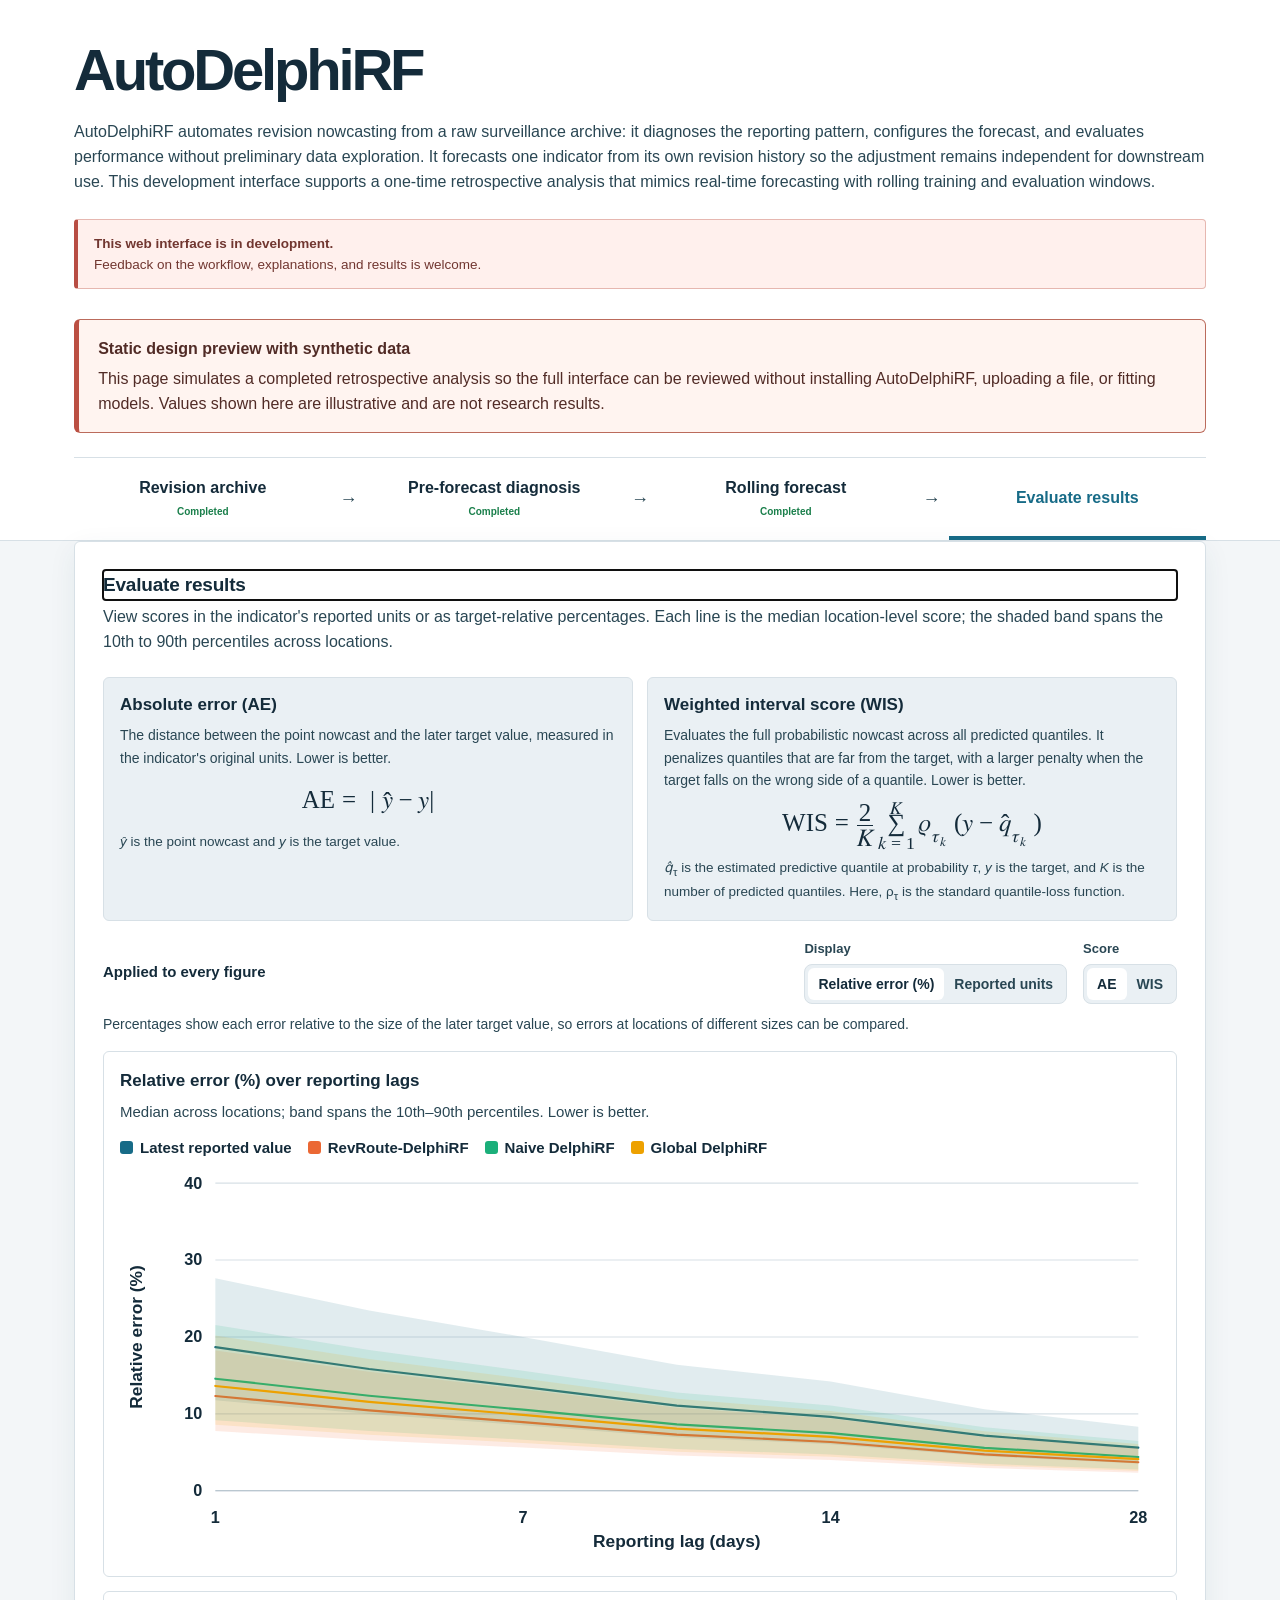
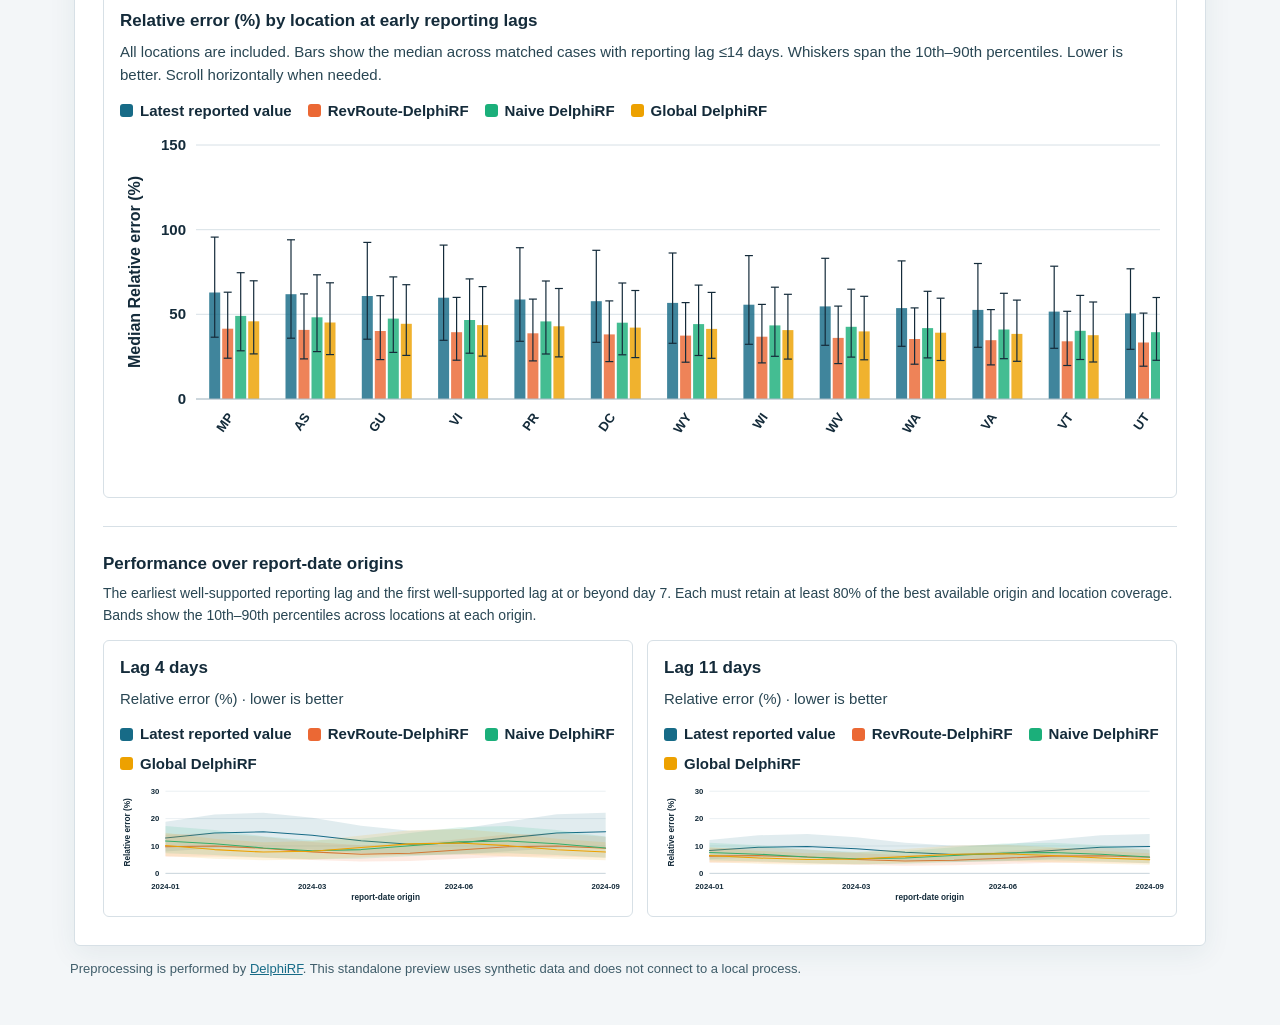
<file: docs/demo.html>
<!doctype html>
<html lang="en">
<head>
<meta charset="utf-8">
<meta name="viewport" content="width=device-width, initial-scale=1, viewport-fit=cover">
<title>AutoDelphiRF</title>
<style>
/* AutoDelphiRF local UI.
 *
 * Palette roles follow the data-viz reference instance: the eight categorical
 * slots in its documented order (the per-origin chart draws one method per
 * slot), neutrals for everything else. Dark mode gets its own steps rather
 * than an automatic inversion, and is declared under both the media query and
 * the explicit theme scope.
 *
 * The eight-slot set is validated for line charts (the adjacent pairlist):
 * worst adjacent CVD delta-E 9.1 light / 8.4 dark, worst normal-vision 19.6 /
 * 19.3. Slots 3, 4 and 5 sit below 3:1 on the light surface, so every chart
 * using them ships a legend and a table view -- that is the relief rule, not
 * a nicety.
 */

:root {
  color-scheme: light;
  --surface-page:   #f3f6f8;
  --surface-1:      #ffffff;
  --surface-2:      #eaf0f4;
  --border:         #d7e0e6;
  --border-strong:  #aebdc7;
  --text-primary:   #142b3a;
  --text-secondary: #294653;
  --text-muted:     #3f5d6a;
  --series-1:       #176b87;
  --series-1-soft:  rgba(23, 107, 135, 0.11);
  --series-2:       #eb6834;
  --series-3:       #1baf7a;
  --series-4:       #eda100;
  --series-5:       #e87ba4;
  --series-6:       #008300;
  --series-7:       #4a3aa7;
  --series-8:       #e34948;
  --good:           #1a7f4b;
  --good-soft:      rgba(26, 127, 75, 0.10);
  --warn:           #9a6400;
  --warn-soft:      rgba(154, 100, 0, 0.10);
  --bad:            #b3261e;
  --bad-soft:       rgba(179, 38, 30, 0.10);
  --development:    #b84d43;
  --development-soft: #fff0ed;
  --radius:         6px;
  --shadow:         0 8px 28px rgba(30, 66, 84, .07);
}

@media (prefers-color-scheme: dark) {
  :root:not([data-theme="light"]) {
    color-scheme: dark;
    --surface-page:   #131312;
    --surface-1:      #1a1a19;
    --surface-2:      #232322;
    --border:         #343431;
    --border-strong:  #4a4a45;
    --text-primary:   #ffffff;
    --text-secondary: #d1d4cf;
    --text-muted:     #acb4af;
    --series-1:       #3987e5;
    --series-1-soft:  rgba(57, 135, 229, 0.18);
    --series-2:       #d95926;
    --series-3:       #199e70;
    --series-4:       #c98500;
    --series-5:       #d55181;
    --series-6:       #008300;
    --series-7:       #9085e9;
    --series-8:       #e66767;
    --good:           #3fae72;
    --good-soft:      rgba(63, 174, 114, 0.14);
    --warn:           #d6a038;
    --warn-soft:      rgba(214, 160, 56, 0.14);
    --bad:            #e66767;
    --bad-soft:       rgba(230, 103, 103, 0.14);
    --shadow:         0 1px 2px rgba(0, 0, 0, .4), 0 4px 12px rgba(0, 0, 0, .3);
  }
}

:root[data-theme="dark"] {
  color-scheme: dark;
  --surface-page:   #131312;
  --surface-1:      #1a1a19;
  --surface-2:      #232322;
  --border:         #343431;
  --border-strong:  #4a4a45;
  --text-primary:   #ffffff;
  --text-secondary: #d1d4cf;
  --text-muted:     #acb4af;
  --series-1:       #3987e5;
  --series-1-soft:  rgba(57, 135, 229, 0.18);
  --series-2:       #d95926;
  --series-3:       #199e70;
  --series-4:       #c98500;
  --series-5:       #d55181;
  --series-6:       #008300;
  --series-7:       #9085e9;
  --series-8:       #e66767;
  --good:           #3fae72;
  --good-soft:      rgba(63, 174, 114, 0.14);
  --warn:           #d6a038;
  --warn-soft:      rgba(214, 160, 56, 0.14);
  --bad:            #e66767;
  --bad-soft:       rgba(230, 103, 103, 0.14);
}

* { box-sizing: border-box; }

body {
  margin: 0;
  padding-bottom: env(safe-area-inset-bottom, 0px);
  background: var(--surface-page);
  color: var(--text-primary);
  font: 16px/1.58 "Avenir Next", Avenir, "Segoe UI", Helvetica, Arial, sans-serif;
  -webkit-font-smoothing: antialiased;
}

.wrap { max-width: 1180px; margin: 0 auto; padding: 0 24px; }

.masthead {
  padding: calc(42px + env(safe-area-inset-top, 0px)) 0 0;
  border-bottom: 1px solid var(--border);
  background: var(--surface-1);
}
.masthead .wrap { max-width: 1180px; }
.hero-copy { max-width: none; }
.masthead h1 {
  margin: 0;
  font-size: clamp(34px, 5vw, 58px);
  line-height: .98;
  letter-spacing: -.055em;
  font-weight: 650;
}
.lede {
  margin: 20px 0 0;
  max-width: none;
  color: var(--text-secondary);
  font-size: 16px;
}
.development-card {
  display: flex;
  align-items: center;
  gap: 13px;
  max-width: none;
  margin: 24px 0 30px;
  padding: 13px 16px;
  border: 1px solid #e6b7b0;
  border-left: 4px solid var(--development);
  border-radius: 4px;
  background: var(--development-soft);
  color: #713630;
  font-size: 13.5px;
}
.development-card strong, .development-card span { display: block; }
.workflow-flow {
  display: grid;
  grid-template-columns: minmax(150px, 1fr) 24px minmax(190px, 1fr) 24px
                         minmax(150px, 1fr) 24px minmax(150px, 1fr);
  align-items: center;
  gap: 5px;
  margin-top: 0;
  padding: 0;
  border-top: 1px solid var(--border);
  background: var(--surface-1);
}
.flow-node {
  appearance: none;
  width: 100%;
  display: grid;
  place-items: center;
  min-height: 82px;
  padding: 17px 8px 15px;
  border: 0;
  border-bottom: 4px solid transparent;
  border-radius: 0;
  text-align: left;
  font: inherit;
  font-weight: 650;
  color: var(--text-primary);
  line-height: 1.2;
  white-space: nowrap;
  cursor: pointer;
  background: transparent;
}
.flow-node:hover:not(:disabled) { background: var(--surface-2); }
.flow-node:focus-visible { outline: 3px solid var(--series-1); outline-offset: 2px; }
.flow-node[aria-current="step"] {
  border-bottom-color: var(--series-1);
  color: var(--series-1);
}
.flow-node.completed:not([aria-current="step"])::after {
  content: "Completed";
  display: block;
  margin-top: 4px;
  color: var(--good);
  font-size: 10px;
  font-weight: 700;
}
.flow-node:disabled {
  opacity: .48;
  cursor: not-allowed;
  filter: grayscale(.35);
}
.flow-arrow {
  display: grid;
  place-items: center;
  color: var(--text-secondary);
  font-size: 18px;
  line-height: 1;
}

@media (max-width: 760px) {
  .workflow-flow { grid-template-columns: 1fr; }
  .flow-node { min-height: 70px; white-space: normal; }
  .flow-arrow { transform: rotate(90deg); min-height: 20px; }
}

main { padding: 24px 0 48px; display: flex; flex-direction: column; gap: 18px; }
.wizard-page { display: flex; flex-direction: column; gap: 18px; }
.wizard-page[hidden] { display: none; }

.card {
  background: var(--surface-1);
  border: 1px solid var(--border);
  border-radius: var(--radius);
  padding: 28px;
  box-shadow: var(--shadow);
}
.card h2 {
  margin: 0 0 4px;
  font-size: 19px;
  display: flex;
  align-items: center;
  gap: 10px;
  letter-spacing: -.01em;
}
.card h3 { margin: 0 0 6px; font-size: 15px; }

.hint { margin: 6px 0 0; color: var(--text-secondary); font-size: 14px; max-width: none; }

/* --- dropzone --------------------------------------------------------- */

.dropzone {
  margin-top: 14px;
  border: 2px dashed var(--border-strong);
  border-radius: var(--radius);
  padding: 34px 20px;
  text-align: center;
  cursor: pointer;
  background: var(--surface-2);
  transition: border-color .15s, background .15s, transform .08s;
}
.dropzone:hover, .dropzone:focus-visible {
  border-color: var(--series-1);
  outline: none;
}
.dropzone.dragging {
  border-color: var(--series-1);
  background: var(--series-1-soft);
  transform: scale(1.005);
}
.dropzone.has-file { border-style: solid; border-color: var(--good); }
.drop-icon { width: 30px; height: 30px; color: var(--text-muted); margin-bottom: 6px; }
.drop-title { margin: 0; font-weight: 600; }
.drop-sub { margin: 2px 0 0; color: var(--text-secondary); font-size: 14px; }
.archive-definitions {
  margin: 12px 0 16px;
  padding: 11px 14px;
  border-left: 3px solid var(--series-1);
  background: var(--series-1-soft);
  color: var(--text-secondary);
  font-size: 14px;
}
.archive-definitions p { margin: 3px 0; max-width: none; }
.archive-definitions strong { color: var(--text-primary); }

.progress { margin-top: 14px; }
.progress-bar {
  height: 6px; background: var(--surface-2); border-radius: 3px; overflow: hidden;
}
.progress-fill { height: 100%; width: 0; background: var(--series-1); transition: width .15s; }

/* --- forms ------------------------------------------------------------ */

.field-grid {
  display: grid;
  grid-template-columns: repeat(auto-fit, minmax(210px, 1fr));
  gap: 12px;
  margin-top: 14px;
}
.field-grid label {
  display: flex; flex-direction: column; gap: 5px;
  font-size: 13px; font-weight: 600; color: var(--text-secondary);
}
select, input[type="number"], input[type="text"] {
  font: inherit;
  padding: 8px 10px;
  border: 1px solid var(--border-strong);
  border-radius: 7px;
  background: var(--surface-1);
  color: var(--text-primary);
  width: 100%;
}
select:focus-visible, input:focus-visible, button:focus-visible {
  outline: 2px solid var(--series-1); outline-offset: 1px;
}

.inline-choice {
  margin: 16px 0 0; padding: 12px 14px;
  border: 1px solid var(--border); border-radius: 8px;
  background: var(--surface-2);
}
.inline-choice legend {
  padding: 0 6px; font-size: 13px; font-weight: 600; color: var(--text-secondary);
}
.inline-choice label {
  display: flex; align-items: flex-start; gap: 9px; padding: 4px 0;
  font-size: 14px; cursor: pointer;
}
.inline-choice input { margin-top: 3px; flex: none; }

.actions {
  margin-top: 18px; display: flex; align-items: center; gap: 12px; flex-wrap: wrap;
}

button {
  font: inherit; font-weight: 600;
  border-radius: 7px; padding: 9px 16px;
  cursor: pointer; border: 1px solid transparent;
  transition: background .12s, border-color .12s;
}
button.primary { background: var(--series-1); color: #fff; }
button.primary:hover:not(:disabled) { filter: brightness(1.07); }
button.primary.large { padding: 11px 22px; font-size: 15px; }
button.secondary {
  background: var(--surface-1); color: var(--text-primary); border-color: var(--border-strong);
}
button.secondary:hover:not(:disabled) { background: var(--surface-2); }
button:disabled { opacity: .5; cursor: not-allowed; }

.status-inline { color: var(--text-secondary); font-size: 13.5px; }
.status-row {
  display: flex; align-items: center; gap: 9px; flex-wrap: wrap;
  font-size: 14px; margin-top: 10px;
}
.status-row > .hint { margin-left: auto; }

.spinner {
  width: 13px; height: 13px; flex: none;
  border: 2px solid var(--border-strong); border-top-color: var(--series-1);
  border-radius: 50%; animation: spin .7s linear infinite;
}
@keyframes spin { to { transform: rotate(360deg); } }
@media (prefers-reduced-motion: reduce) {
  .spinner { animation-duration: 2s; }
  .dropzone { transition: none; }
}

.pill {
  display: inline-flex; align-items: center; gap: 6px;
  padding: 3px 9px; border-radius: 999px;
  font-size: 12.5px; font-weight: 600; border: 1px solid transparent;
}
.pill.good { background: var(--good-soft); color: var(--good); border-color: var(--good); }
.pill.warn { background: var(--warn-soft); color: var(--warn); border-color: var(--warn); }
.pill.bad  { background: var(--bad-soft);  color: var(--bad);  border-color: var(--bad); }

.notice {
  margin-top: 12px; padding: 11px 13px;
  border-radius: 8px; border: 1px solid var(--border);
  background: var(--surface-2); font-size: 13.5px; color: var(--text-secondary);
}
.notice.warn { background: var(--warn-soft); border-color: var(--warn); color: var(--text-primary); }
.notice.bad  { background: var(--bad-soft);  border-color: var(--bad);  color: var(--text-primary); }
.notice.good { background: var(--good-soft); border-color: var(--good); color: var(--text-primary); }
.notice code { font-size: 12.5px; }

/* --- facts ------------------------------------------------------------ */

.facts {
  display: grid; grid-template-columns: repeat(auto-fit, minmax(180px, 1fr));
  gap: 2px 18px; margin: 14px 0 0;
  border-top: 1px solid var(--border); padding-top: 14px;
}
.facts > div { padding: 5px 0; }
.facts dt { position: relative; display: flex; align-items: center; gap: 5px;
            font-size: 13px; color: var(--text-muted); }
.facts dd { margin: 1px 0 0; font-size: 15px; font-variant-numeric: tabular-nums; }
#diagnosis-facts { grid-template-columns: repeat(3, minmax(0, 1fr)); }
.term-help { position: relative; display: inline-block; text-transform: none; letter-spacing: 0; }
.field-term { display: inline-flex; align-items: center; gap: 5px; }
.term-help summary {
  display: grid; place-items: center;
  width: 17px; height: 17px; padding: 0;
  border: 1px solid var(--border-strong); border-radius: 50%;
  background: var(--surface-1); color: var(--text-secondary);
  cursor: pointer; font-size: 12px; font-weight: 750; line-height: 1;
  list-style: none;
}
.term-help summary::-webkit-details-marker { display: none; }
.term-help summary:focus-visible { outline: 2px solid var(--series-1); outline-offset: 2px; }
.term-help span {
  position: absolute; z-index: 8; top: 23px; left: 0;
  width: min(250px, 72vw); padding: 9px 11px;
  border: 1px solid var(--border-strong); border-radius: 6px;
  background: var(--surface-1); box-shadow: var(--shadow);
  color: var(--text-primary); font-size: 14px; font-weight: 450; line-height: 1.4;
}
#diagnosis-facts > div:nth-child(3n) .term-help span { right: 0; left: auto; }

/* --- the question ----------------------------------------------------- */

.question {
  margin-top: 20px; padding: 18px;
  border: 1px solid var(--series-1); border-radius: var(--radius);
  background: var(--series-1-soft);
}
.question-body { margin: 0 0 4px; max-width: none; }
.question-body p { margin: 0 0 10px; }
.lag-definitions {
  display: grid; grid-template-columns: repeat(2, minmax(0, 1fr)); gap: 10px;
  margin: 0 0 14px;
}
.lag-definitions > div { padding: 10px 12px; border: 1px solid var(--border); background: var(--surface-1); }
.lag-definitions dt { color: var(--text-primary); font-weight: 700; }
.lag-definitions dd { margin: 3px 0 0; color: var(--text-secondary); font-size: 14px; }
.lag-tradeoffs { margin: 8px 0 12px; padding-left: 22px; }
.lag-tradeoffs li { margin: 5px 0; padding-left: 4px; }
.answers { display: flex; gap: 10px; flex-wrap: wrap; margin-top: 14px; }
.answers button { text-align: left; }
.answers .chosen { box-shadow: inset 0 0 0 2px var(--series-1); }

.custom-lag { margin-top: 14px; }
.custom-lag label { display: block; font-size: 13px; font-weight: 600;
                    color: var(--text-secondary); margin-bottom: 5px; }
.custom-lag-row { display: flex; gap: 9px; flex-wrap: wrap; }
.custom-lag-row input { max-width: 130px; }

/* --- chart ------------------------------------------------------------ */

figure.viz-root {
  margin: 18px 0 0; padding: 18px;
  background: var(--surface-1); border: 1px solid var(--border); border-radius: 4px;
}
figure figcaption { display: flex; flex-direction: column; gap: 2px; margin-bottom: 8px; }
.fig-title { font-size: 17px; font-weight: 650; }
.fig-sub { font-size: 15px; color: var(--text-secondary); }
.completion-explainer {
  margin: 12px 0 16px;
  padding: 12px 14px;
  border-left: 3px solid var(--border-strong);
  background: var(--surface-2);
  color: var(--text-secondary);
  font-size: 15px;
}
.completion-explainer > strong { color: var(--text-primary); }
.completion-explainer p { margin: 5px 0 0; max-width: none; }
.completion-explainer b { color: var(--text-primary); font-weight: 650; }
.chart { position: relative; overflow-x: auto; }
.chart svg { display: block; max-width: 100%; height: auto; }
.completion-legend {
  display: flex;
  flex-wrap: wrap;
  gap: 6px 16px;
  margin: 0 0 7px;
  color: var(--text-primary);
  font-size: 15px;
}
.completion-legend span { display: inline-flex; align-items: center; gap: 6px; }
.completion-legend span::before {
  content: "";
  width: 18px;
  height: 7px;
  background: var(--series-1);
}
.completion-legend .median::before { height: 3px; opacity: 1; }
.completion-legend .q60::before { opacity: .35; }
.completion-legend .q75::before { opacity: .25; }
.completion-legend .q90::before { opacity: .18; }
.completion-legend .q95::before { opacity: .10; }
.completion-plot {
  min-width: 520px;
  border: 1px solid var(--border);
  background: var(--surface-1);
}
.completion-gridline { stroke: var(--border); stroke-width: 1; }
.completion-axis { stroke: var(--border-strong); stroke-width: 1; }
.completion-axis-label { fill: var(--text-secondary); font-size: 14px; }
.completion-axis-title { fill: var(--text-primary); font-size: 15px; }
.completion-band { fill: var(--series-1); stroke: none; }
.completion-band.q95 { opacity: .08; }
.completion-band.q90 { opacity: .10; }
.completion-band.q75 { opacity: .13; }
.completion-band.q60 { opacity: .17; }
.completion-median {
  fill: none;
  stroke: var(--series-1);
  stroke-width: 2.5;
  stroke-linejoin: round;
  stroke-linecap: round;
}
.completion-tolerance {
  stroke: var(--text-secondary);
  stroke-width: 1.2;
  stroke-dasharray: 5 4;
}
.completion-tolerance-label {
  fill: var(--text-secondary);
  font-size: 14px;
  font-weight: 650;
}
.completion-suggested-area { fill: var(--development-soft); }
.completion-suggested-boundary {
  stroke: var(--development);
  stroke-width: 1.5;
}
.completion-suggested-bracket {
  fill: none;
  stroke: var(--development);
  stroke-width: 1.5;
}
.completion-suggested-label {
  fill: var(--development);
  font-size: 14px;
  font-weight: 650;
}
.completion-suggested-lag-label {
  fill: var(--development);
  font-size: 14px;
  font-weight: 650;
}
.completion-guide { pointer-events: none; }
.completion-guide line { stroke: var(--series-1); stroke-width: 1.5; stroke-dasharray: 3 3; }
.completion-guide circle { fill: var(--surface-1); stroke: var(--series-1); stroke-width: 2; }
.completion-hit-area { fill: transparent; cursor: crosshair; touch-action: none; }
.completion-hit-area:focus-visible { outline: 3px solid var(--series-1); outline-offset: -3px; }
.percentile-explorer {
  display: grid;
  grid-template-columns: 1.35fr repeat(5, minmax(88px, 1fr));
  margin-top: 12px;
  border: 1px solid var(--border-strong);
  border-radius: 4px;
  overflow: hidden;
  background: var(--surface-1);
}
.lag-selector, .percentile-cell {
  min-height: 132px;
  padding: 14px 12px;
  border-right: 1px solid var(--border);
}
.percentile-cell:last-child { border-right: 0; }
.lag-selector {
  display: flex;
  flex-direction: column;
  gap: 7px;
  color: var(--text-primary);
  font-size: 15px;
  font-weight: 650;
  background: var(--surface-2);
}
.lag-selector input { width: 100%; font-size: 15px; font-weight: 650; }
.lag-area-status { color: var(--series-1); font-size: 14px; line-height: 1.35; }
.lag-selector .compact { margin-top: auto; width: 100%; padding: 8px 10px; text-align: center; }
.percentile-cell { display: flex; flex-direction: column; gap: 3px; }
.percentile-cell > span { color: var(--text-primary); font-size: 15px; line-height: 1.3; font-weight: 600; }
.percentile-cell strong {
  margin-top: 8px;
  color: var(--series-1);
  font-size: 23px;
  line-height: 1;
  font-variant-numeric: tabular-nums;
}
.percentile-cell small { margin-top: auto; font-size: 15px; font-weight: 650; }
.percentile-cell.within-one { background: rgba(23, 107, 135, .14); }
.percentile-cell.within-ten { background: rgba(23, 107, 135, .07); }
.percentile-cell.above-ten small { color: var(--development); }
.percentile-cell.within-one small, .percentile-cell.within-ten small { color: var(--good); }
.table-view { margin-top: 10px; }
.table-view summary {
  cursor: pointer; font-size: 13px; color: var(--text-secondary); font-weight: 600;
}
.table-view table { border-collapse: collapse; margin-top: 8px; font-size: 13px; width: 100%; }
.table-view th, .table-view td {
  text-align: right; padding: 4px 10px; border-bottom: 1px solid var(--border);
  font-variant-numeric: tabular-nums;
}
.table-view th:first-child, .table-view td:first-child { text-align: left; }
.table-view th { color: var(--text-muted); font-weight: 600; }
.table-view tr.recommended td { font-weight: 700; color: var(--series-1); }

/* --- methods ---------------------------------------------------------- */

.layer-list { margin-top: 14px; display: flex; flex-direction: column; gap: 2px; }
.layer {
  display: flex; align-items: flex-start; gap: 10px;
  padding: 9px 11px; border-radius: 7px; cursor: pointer;
  border: 1px solid transparent;
}
.layer:hover { background: var(--surface-2); }
.layer input { margin-top: 3px; flex: none; }
.layer-name { font-weight: 600; font-size: 15px; }
.layer-name code { font-size: 13px; color: var(--text-secondary); font-weight: 400; }
.layer-desc { font-size: 14px; color: var(--text-secondary); }
.layer-cost { font-size: 12px; color: var(--warn); font-weight: 600; }

.advanced { margin-top: 16px; }
.advanced summary {
  cursor: pointer; font-size: 13.5px; font-weight: 600; color: var(--text-secondary);
}

/* --- run -------------------------------------------------------------- */

.run-header { display: flex; align-items: center; gap: 12px; margin: 12px 0 10px; }
.badge {
  padding: 3px 10px; border-radius: 999px; font-size: 12.5px; font-weight: 600;
  background: var(--surface-2); border: 1px solid var(--border); color: var(--text-secondary);
}
.badge.running { background: var(--series-1-soft); color: var(--series-1);
                 border-color: var(--series-1); }
.badge.done { background: var(--good-soft); color: var(--good); border-color: var(--good); }
.badge.failed { background: var(--bad-soft); color: var(--bad); border-color: var(--bad); }

.log {
  margin: 0; padding: 13px;
  background: var(--surface-2); border: 1px solid var(--border); border-radius: 8px;
  font: 12.5px/1.5 ui-monospace, SFMono-Regular, Menlo, Consolas, monospace;
  max-height: 340px; overflow: auto; white-space: pre-wrap; word-break: break-word;
  color: var(--text-secondary);
}

.report-link {
  display: inline-block; margin-top: 12px;
  padding: 11px 20px; border-radius: 8px;
  background: var(--good); color: #fff; font-weight: 600; text-decoration: none;
}
.report-link:hover { filter: brightness(1.07); }

.outputs { margin-top: 12px; font-size: 13.5px; color: var(--text-secondary); }
.outputs code { word-break: break-all; }

.footer { padding: 0 20px 32px; color: var(--text-muted); font-size: 13px; }
.footer a { color: var(--series-1); }

@media (max-width: 520px) {
  .card { padding: 16px; }
  .facts { grid-template-columns: 1fr 1fr; }
  .status-row > .hint { width: 100%; margin-left: 22px; }
}

@media (max-width: 820px) {
  .percentile-explorer { grid-template-columns: repeat(3, 1fr); }
  .lag-selector, .percentile-cell { border-bottom: 1px solid var(--border); }
  .percentile-cell:nth-child(3n) { border-right: 0; }
}

/* --- retraining schedule ---------------------------------------------- */

#schedule-preview .notice { margin-top: 10px; }
label > .hint { display: block; margin-top: 3px; font-weight: 400; }
.rolling-concept {
  margin: 18px 0 0;
  padding: 20px;
  border: 1px solid var(--border);
  border-radius: var(--radius);
  background: var(--surface-2);
}
.rolling-concept figcaption { margin: 0 0 12px; font-size: 15px; font-weight: 650; }
.rolling-legend {
  display: flex;
  flex-wrap: wrap;
  gap: 8px 20px;
  margin-bottom: 16px;
  color: var(--text-secondary);
  font-size: 12.5px;
}
.rolling-legend span { display: inline-flex; align-items: center; gap: 7px; }
.rolling-legend span::before { content: ""; width: 19px; height: 8px; }
.rolling-legend .training-key::before { background: var(--series-1); opacity: .72; }
.rolling-legend .origin-key::before { width: 3px; height: 15px; background: var(--text-primary); }
.rolling-legend .testing-key::before {
  background: var(--development-soft); border: 1px solid var(--development);
}
.concept-axis { position: relative; min-width: 720px; overflow: hidden; }
.rolling-concept { overflow-x: auto; }
.concept-row {
  position: relative;
  z-index: 1;
  display: grid;
  grid-template-columns: 82px repeat(14, 1fr);
  align-items: center;
  min-height: 58px;
  border-bottom: 1px solid var(--border);
}
.concept-row > * { grid-row: 1; }
.concept-row-name { grid-column: 1; color: var(--text-secondary); font-size: 12.5px; font-weight: 650; }
.concept-training, .concept-testing {
  align-self: center;
  z-index: 1;
  padding: 7px 10px;
  overflow: hidden;
  white-space: nowrap;
  font-size: 11px;
  text-align: center;
}
.concept-training { background: var(--series-1); color: #fff; opacity: .74; }
.concept-testing {
  background: var(--development-soft);
  border: 1px solid var(--development);
  color: #713630;
}
.concept-training.first { grid-column: 2 / 8; }
.concept-origin.first { grid-column: 8; }
.concept-testing.first { grid-column: 8 / 9; }
.concept-training.next { grid-column: 3 / 9; }
.concept-origin.next { grid-column: 9; }
.concept-testing.next { grid-column: 9 / 10; }
.concept-training.last { grid-column: 6 / 12; }
.concept-origin.last { grid-column: 12; }
.concept-testing.last { grid-column: 12 / 13; }
.concept-origin {
  position: relative;
  align-self: center;
  z-index: 2;
  width: 1px;
  height: 28px;
  background: var(--text-primary);
}
.concept-gap {
  position: relative;
  z-index: 1;
  display: grid;
  place-items: center;
  min-height: 28px;
  margin-left: 82px;
  color: var(--text-muted);
  font-size: 18px;
  line-height: 1;
}
.concept-unavailable {
  position: absolute;
  z-index: 0;
  display: grid;
  place-items: center;
  top: 0;
  right: 0;
  bottom: 25px;
  width: calc((100% - 82px) * 3 / 14);
  border-left: 2px solid var(--border-strong);
  background: repeating-linear-gradient(-45deg, rgba(110, 132, 145, .16) 0 5px,
              rgba(110, 132, 145, .035) 5px 10px);
  color: var(--text-secondary);
  font-size: 11.5px;
  font-weight: 650;
  line-height: 1.25;
  text-align: center;
}
.concept-time {
  position: relative;
  z-index: 1;
  display: flex;
  justify-content: space-between;
  margin-left: 82px;
  padding-top: 8px;
  color: var(--text-muted);
  font-size: 11.5px;
}
.rolling-explanation {
  display: block;
  margin-top: 14px;
}
.rolling-explanation p {
  margin: 0;
  max-width: none;
  color: var(--text-secondary);
  font-size: 14px;
}
.rolling-explanation p + p { margin-top: 10px; }
.schedule-summary {
  display: flex;
  flex-wrap: wrap;
  gap: 8px 18px;
  margin-top: 18px;
  padding: 12px 14px;
  border: 1px solid var(--border);
  background: var(--surface-2);
  color: var(--text-secondary);
  font-size: 13px;
}
.schedule-summary strong { color: var(--text-primary); }
.schedule-summary span + span::before { content: "·"; margin-right: 18px; color: var(--border-strong); }

@media (max-width: 820px) {
  #diagnosis-facts { grid-template-columns: repeat(2, minmax(0, 1fr)); }
  .rolling-concept { padding: 16px 12px; }
  .rolling-explanation { grid-template-columns: 1fr; }
}

/* --- results ----------------------------------------------------------- */

.section-intro {
  max-width: none;
  margin: 0 0 22px;
  color: var(--text-secondary);
}
.score-definitions {
  display: grid; grid-template-columns: repeat(2, minmax(0, 1fr)); gap: 14px;
  margin: 0 0 18px;
}
.score-definitions article {
  padding: 14px 16px;
  border: 1px solid var(--border); border-radius: var(--radius);
  background: var(--surface-2);
}
.score-definitions h3 { margin: 0 0 6px; font-size: 17px; }
.score-definitions p { margin: 0; max-width: none; color: var(--text-secondary); font-size: 14px; }
.score-equation {
  margin: 12px 0 8px; min-height: 42px;
  display: grid; place-items: center;
  color: var(--text-primary);
}
.score-equation math {
  font-family: 'STIX Two Math', 'Cambria Math', 'Times New Roman', serif;
  font-size: 25px;
}
.score-definitions .equation-key { font-size: 13.5px; }
.lag-score-grid {
  display: grid;
  grid-template-columns: minmax(0, 1fr);
  gap: 14px;
  align-items: start;
}
.result-figure {
  min-width: 0;
  margin: 0;
  padding: 16px;
  border: 1px solid var(--border);
  border-radius: var(--radius);
  background: var(--surface-1);
}
.result-figure figcaption { margin-bottom: 12px; }
.result-figure .fig-title,
.result-figure .fig-sub { display: block; }
.result-figure .fig-title { color: var(--text-primary); font-weight: 650; }
.result-figure .fig-sub { margin-top: 3px; color: var(--text-secondary); font-size: 15px; }
.result-chart svg { display: block; width: 100%; height: auto; overflow: visible; }
.result-chart .empty-chart { min-height: 190px; display: grid; place-items: center; }
.location-score-chart { overflow-x: auto; }
.location-score-chart svg { width: auto; min-width: 100%; max-width: none; }
.early-lag-section { margin-top: 28px; padding-top: 24px; border-top: 1px solid var(--border); }
.early-lag-heading {
  display: flex;
  align-items: end;
  justify-content: space-between;
  gap: 24px;
  margin-bottom: 14px;
}
.early-lag-heading h3 { margin: 0 0 4px; font-size: 17px; }
.early-lag-heading p { max-width: none; margin: 0; color: var(--text-secondary); font-size: 14px; }
.evaluation-toolbar {
  display: flex;
  align-items: center;
  justify-content: space-between;
  gap: 18px;
  margin: 0 0 16px;
}
.evaluation-toolbar-label { color: var(--text-primary); font-size: 15px; font-weight: 650; }
.evaluation-controls { display: flex; align-items: end; justify-content: flex-end; gap: 16px; flex-wrap: wrap; }
.evaluation-choice { display: grid; gap: 5px; }
.evaluation-choice > span { color: var(--text-secondary); font-size: 13px; font-weight: 600; }
.evaluation-scale-note { margin: -7px 0 16px; color: var(--text-secondary); font-size: 14px; }
.metric-switch {
  display: inline-flex;
  flex: none;
  padding: 3px;
  border: 1px solid var(--border);
  border-radius: 8px;
  background: var(--surface-2);
}
.metric-switch button {
  min-height: 32px;
  padding: 5px 10px;
  border: 0;
  border-radius: 6px;
  background: transparent;
  color: var(--text-secondary);
  box-shadow: none;
  font-size: 14px;
  font-weight: 600;
}
.metric-switch button.active { background: var(--surface-1); color: var(--text-primary); box-shadow: var(--shadow-sm); }
.early-lag-grid {
  display: grid;
  grid-template-columns: repeat(2, minmax(0, 1fr));
  gap: 14px;
}
.early-lag-figure { width: 100%; padding: 14px 16px 10px; }
@media (max-width: 720px) {
  .lag-score-grid { grid-template-columns: 1fr; }
  .early-lag-grid { grid-template-columns: 1fr; }
  .early-lag-heading { align-items: stretch; flex-direction: column; }
  .evaluation-toolbar { align-items: flex-start; flex-direction: column; }
  .evaluation-controls { align-items: flex-start; justify-content: flex-start; }
  .score-definitions, .lag-definitions { grid-template-columns: 1fr; }
}

.result-table { border-collapse: collapse; margin-top: 10px; font-size: 13px; width: 100%; }
.result-table th, .result-table td {
  text-align: left; padding: 5px 10px; border-bottom: 1px solid var(--border);
  font-variant-numeric: tabular-nums;
}
.result-table th { color: var(--text-muted); font-weight: 600; }
.result-table .num { text-align: right; }
.result-table td.good { color: var(--good); font-weight: 600; }
.result-table td.bad  { color: var(--bad); font-weight: 600; }
.result-table .pool-detail { color: var(--text-secondary); font-size: 12px; }
/* Identity is never colour alone: the swatch is paired with the method name,
   and the same rows appear in the table view under the chart. */
.legend { display: flex; flex-wrap: wrap; gap: 6px 16px; margin: 0 0 8px; padding: 0; list-style: none; }
.legend li { display: flex; align-items: center; gap: 7px; font-size: 15px;
             font-weight: 550; color: var(--text-primary); }
.legend .swatch { width: 13px; height: 13px; border-radius: 3px; flex: none; }

/* --- failures ---------------------------------------------------------- */

.js-failure {
  position: fixed; left: 16px; right: 16px; bottom: 16px; z-index: 50;
  padding: 12px 14px; border-radius: var(--radius); box-shadow: var(--shadow);
  background: var(--bad-soft); border: 1px solid var(--bad); color: var(--text-primary);
  font-size: 13.5px;
}
.js-failure code { display: block; margin: 5px 0; word-break: break-word; }
.js-failure .hint { display: block; }


/* Standalone documentation preview */
.demo-preview-card {
  margin: 0 0 1.5rem;
  padding: 1rem 1.2rem;
  border: 1px solid #bb6b5c;
  border-left: 5px solid #bb4f42;
  border-radius: 6px;
  background: #fff4f0;
  color: #512b26;
  font-size: 1rem;
}
.demo-preview-card strong { display: block; margin-bottom: .25rem; }

</style>
</head>
<body data-token="static-demo">

<header class="masthead">
  <div class="wrap">
    <div class="hero-copy">
      <h1>AutoDelphiRF</h1>
      <p class="lede">AutoDelphiRF automates revision nowcasting from a raw surveillance archive:
        it diagnoses the reporting pattern, configures the forecast, and evaluates performance
        without preliminary data exploration. It forecasts one indicator from its own revision
        history so the adjustment remains independent for downstream use. This development
        interface supports a one-time retrospective analysis that mimics real-time forecasting
        with rolling training and evaluation windows.</p>
    </div>

    <aside class="development-card" aria-label="Development status">
      <div><strong>This web interface is in development.</strong>
        <span>Feedback on the workflow, explanations, and results is welcome.</span></div>
    </aside>

    <aside class="demo-preview-card" aria-label="Static preview notice">
      <strong>Static design preview with synthetic data</strong>
      This page simulates a completed retrospective analysis so the full interface can be reviewed without installing AutoDelphiRF, uploading a file, or fitting models. Values shown here are illustrative and are not research results.
    </aside>

    <nav class="workflow-flow" aria-label="AutoDelphiRF workflow">
      <button type="button" class="flow-node flow-history" data-wizard-stage="0" onclick="return window.selectDemoStage(event, this)"
              aria-current="step">Revision archive</button>
      <span class="flow-arrow" aria-hidden="true">&rarr;</span>
      <button type="button" class="flow-node flow-diagnosis" data-wizard-stage="1" onclick="return window.selectDemoStage(event, this)" disabled>
        Pre-forecast diagnosis</button>
      <span class="flow-arrow" aria-hidden="true">&rarr;</span>
      <button type="button" class="flow-node flow-pooling" data-wizard-stage="2" onclick="return window.selectDemoStage(event, this)" disabled>
        Rolling forecast</button>
      <span class="flow-arrow" aria-hidden="true">&rarr;</span>
      <button type="button" class="flow-node flow-assessment" data-wizard-stage="3" onclick="return window.selectDemoStage(event, this)" disabled>
        Evaluate results</button>
    </nav>
  </div>
</header>

<main class="wrap">

  <div class="wizard-page" data-wizard-page="0">

  <!-- 1. Environment -------------------------------------------------- -->
  <section class="card" id="card-environment" aria-labelledby="h-environment">
    <h2 id="h-environment">Environment</h2>
    <div id="environment-body" class="status-row">
      <span class="spinner" aria-hidden="true"></span> Checking for R and DelphiRF&hellip;
    </div>
  </section>

  <!-- 2. Archive ------------------------------------------------------ -->
  <section class="card" id="card-upload" aria-labelledby="h-upload">
    <h2 id="h-upload">Your archive</h2>
    <p class="hint">One row per <strong>(location, reference date, report date, value)</strong>.
      CSV, gzipped CSV, or Parquet. Nothing leaves this machine.</p>
    <div class="archive-definitions" aria-label="Archive date definitions">
      <p><strong>Reference date:</strong> when the measured event or surveillance period occurred.</p>
      <p><strong>Report date:</strong> when that value was released or updated.</p>
      <p>Multiple report dates for the same location and reference date show how the value was revised.</p>
    </div>

    <div id="dropzone" class="dropzone" tabindex="0" role="button"
         aria-describedby="dropzone-hint">
      <svg class="drop-icon" viewBox="0 0 24 24" fill="none" aria-hidden="true">
        <path d="M12 16V4m0 0L7.5 8.5M12 4l4.5 4.5" stroke="currentColor" stroke-width="2"
              stroke-linecap="round" stroke-linejoin="round"/>
        <path d="M4 15v3a2 2 0 0 0 2 2h12a2 2 0 0 0 2-2v-3" stroke="currentColor"
              stroke-width="2" stroke-linecap="round"/>
      </svg>
      <p class="drop-title">Drop your archive here</p>
      <p id="dropzone-hint" class="drop-sub">or click to choose a file</p>
      <input type="file" id="file-input" accept=".csv,.gz,.parquet" hidden>
    </div>

    <div id="upload-progress" class="progress" hidden>
      <div class="progress-bar"><div class="progress-fill" id="upload-fill"></div></div>
      <p class="hint" id="upload-progress-text">Reading&hellip;</p>
    </div>
    <div id="upload-result" hidden></div>
  </section>

  <!-- 3. Columns ------------------------------------------------------ -->
  <section class="card" id="card-columns" hidden aria-labelledby="h-columns">
    <h2 id="h-columns">What is in each column?</h2>
    <p class="hint">AutoDelphiRF guessed from the column names. Correct anything it got wrong.</p>
    <div id="column-form" class="field-grid"></div>

    <fieldset class="inline-choice">
      <legend>What does the value measure?</legend>
      <label><input type="radio" name="value-type" value="count" checked>
        <span><strong>A single reported value</strong> &mdash; a count, rate, percentage, or
          already-calculated fraction</span></label>
      <label><input type="radio" name="value-type" value="fraction">
        <span><strong>A numerator and denominator</strong> &mdash; AutoDelphiRF will construct
          the fraction</span></label>
    </fieldset>

    <div id="denominator-field" hidden></div>

    <div class="actions">
      <button id="diagnose-button" class="primary">Diagnose this archive</button>
      <span id="diagnose-status" class="status-inline"></span>
    </div>
  </section>
  </div>

  <!-- 4. Diagnosis + the target-lag question -------------------------- -->
  <div class="wizard-page" data-wizard-page="1" hidden>
  <section class="card" id="card-diagnosis" hidden aria-labelledby="h-diagnosis">
    <h2 id="h-diagnosis">What AutoDelphiRF found</h2>
    <dl id="diagnosis-facts" class="facts"></dl>
    <div id="diagnosis-notes"></div>

    <div class="question" id="lag-question">
      <h3 id="lag-question-title">How long until reported values are sufficiently stable?</h3>
      <p class="question-body" id="lag-question-body"></p>

      <figure class="viz-root" id="completion-figure">
        <figcaption>
          <span class="fig-title">Relative error by available target lag after the reference date</span>
          <span class="fig-sub">Enter a lag that exists in the archive. The other columns
            show its historical error distribution.</span>
        </figcaption>
        <div class="completion-explainer">
          <strong>How to read this figure</strong>
          <p><b>Relative error</b> compares the value available at a given lag with the most
            mature value retained for the same historical record. A 1% error means the two
            values differ by 1% of the mature value.</p>
          <p><b>Percentiles</b> summarize that error across historical records. The median is
            the middle record. If the 90th percentile is 1%, then 90% of records had no more
            than 1% relative error at that lag.</p>
        </div>
        <div id="completion-chart" class="chart"></div>
      </figure>

      <div class="answers" id="lag-answers"></div>
      <div class="custom-lag" id="custom-lag" hidden>
        <label for="custom-lag-input">Use a target lag not listed in the table</label>
        <div class="custom-lag-row">
          <input type="number" id="custom-lag-input" min="1" step="1">
          <button id="custom-lag-apply" class="primary">Use this target lag</button>
        </div>
        <p class="hint" id="custom-lag-note"></p>
      </div>
    </div>
  </section>
  </div>

  <!-- 5. Retraining schedule ------------------------------------------ -->
  <div class="wizard-page" data-wizard-page="2" hidden>
  <section class="card" id="card-schedule" hidden aria-labelledby="h-schedule">
    <h2 id="h-schedule">Recreate historical real-time forecasts</h2>

    <figure class="rolling-concept" aria-labelledby="rolling-concept-title">
      <figcaption id="rolling-concept-title">How rolling training and evaluation work</figcaption>
      <div class="rolling-legend" aria-hidden="true">
        <span class="training-key">Training window</span>
        <span class="origin-key">Retraining origin (report date)</span>
        <span class="testing-key">Evaluation window</span>
      </div>
      <div class="concept-axis" aria-hidden="true">
        <span class="concept-unavailable" title="Target-lag values not yet available">
          Target-lag values<br>not yet available</span>
        <div class="concept-row">
          <span class="concept-row-name">Origin 1</span>
          <span class="concept-training first" title="Training window"></span>
          <span class="concept-origin first"></span>
          <span class="concept-testing first" title="Held-out evaluation window"></span>
        </div>
        <div class="concept-row">
          <span class="concept-row-name">Origin 2</span>
          <span class="concept-training next" title="Updated training window"></span>
          <span class="concept-origin next"></span>
          <span class="concept-testing next" title="Next held-out evaluation window"></span>
        </div>
        <div class="concept-gap" aria-hidden="true">&#8942;</div>
        <div class="concept-row">
          <span class="concept-row-name">Last origin</span>
          <span class="concept-training last" title="Final training window"></span>
          <span class="concept-origin last"></span>
          <span class="concept-testing last" title="Final held-out evaluation window"></span>
        </div>
        <div class="concept-time"><span>Earlier</span><span>Calendar time</span><span>Later</span></div>
      </div>
    </figure>

    <div class="rolling-explanation">
      <p>At each report-date origin, the model trains only on reports available at that time and is
        evaluated on later data. This prevents future-information leakage and recreates real-time
        revision forecasting.</p>
      <p>Revision patterns usually do not change every day, so the model can be retrained less often
        than new reports arrive. Choosing the retraining interval balances faster adaptation against
        computational cost.</p>
    </div>

    <div class="field-grid">
      <label>Training window (days)
        <input type="number" id="training-days" min="30" step="1" value="180">
        <span class="hint">Default: 180 days</span>
      </label>
      <label>Retrain every (days)
        <input type="number" id="retrain-days" min="1" max="3650" step="1">
        <span class="hint" id="retrain-days-hint"></span>
      </label>
      <label>First report-date retraining origin
        <input type="date" id="first-origin-date">
        <span class="hint" id="first-origin-hint"></span>
      </label>
    </div>

    <div id="schedule-preview" aria-live="polite"></div>

    <div class="actions">
      <button id="schedule-reset" class="secondary">Back to the defaults</button>
      <button id="schedule-continue" class="primary">Use this schedule</button>
    </div>
  </section>

  <!-- 6. Methods ------------------------------------------------------ -->
  <section class="card" id="card-methods" hidden aria-labelledby="h-methods">
    <h2 id="h-methods">Which methods should run?</h2>
    <p class="hint">The defaults are the smallest run that answers &ldquo;is routing worth
      anything on my data&rdquo;. The rest fit forests and take substantially longer.</p>
    <div id="layer-list" class="layer-list"></div>

    <details class="advanced">
      <summary>Advanced settings</summary>
      <div class="field-grid">
        <label>Skip locations with fewer rows than
          <input type="number" id="min-location-rows" min="1" step="1" value="100">
        </label>
        <label>Triangle format
          <select id="triangle-format">
            <option value="parquet">Parquet</option>
            <option value="csv">CSV (no Arrow needed)</option>
          </select>
        </label>
      </div>
    </details>

    <div class="actions">
      <button id="run-button" class="primary large">Run the experiment</button>
      <span id="run-status" class="status-inline"></span>
    </div>
  </section>

  <!-- 7. Run ---------------------------------------------------------- -->
  <section class="card" id="card-run" hidden aria-labelledby="h-run">
    <h2 id="h-run">Retraining</h2>
    <div class="run-header">
      <span id="run-state" class="badge">starting</span>
      <span id="run-elapsed" class="hint"></span>
      <button id="stop-run" class="secondary" hidden>Stop</button>
      <button id="resume-run" class="secondary" hidden>Resume</button>
    </div>
    <div id="run-progress" hidden>
      <div class="progress-bar"><div class="progress-fill" id="run-fill"></div></div>
      <p class="hint" id="run-progress-text"></p>
    </div>
    <pre id="run-log" class="log" aria-live="polite" aria-label="Run log"></pre>
    <div id="run-result" hidden></div>
  </section>
  </div>

  <!-- 8. Results -------------------------------------------------------- -->
  <div class="wizard-page" data-wizard-page="3" hidden>
  <section class="card" id="card-results" hidden aria-labelledby="h-results">
    <h2 id="h-results">Evaluate results</h2>
    <p class="section-intro">View scores in the indicator's reported units or as
      target-relative percentages. Each line is the median location-level score; the shaded
      band spans the 10th to 90th percentiles across locations.</p>
    <div class="score-definitions" aria-label="Evaluation score definitions">
      <article>
        <h3>Absolute error (AE)</h3>
        <p>The distance between the point nowcast and the later target value, measured in the
          indicator's original units. Lower is better.</p>
        <div class="score-equation">
          <math display="block"
                aria-label="Absolute error equals the absolute value of the prediction minus the target">
            <mrow>
              <mi mathvariant="normal">AE</mi><mo>=</mo>
              <mo>|</mo><mover accent="true"><mi>y</mi><mo>ˆ</mo></mover><mo>−</mo><mi>y</mi><mo>|</mo>
            </mrow>
          </math>
        </div>
        <p class="equation-key"><var>ŷ</var> is the point nowcast and <var>y</var> is the target value.</p>
      </article>
      <article>
        <h3>Weighted interval score (WIS)</h3>
        <p>Evaluates the full probabilistic nowcast across all predicted quantiles. It penalizes
          quantiles that are far from the target, with a larger penalty when the target falls on
          the wrong side of a quantile. Lower is better.</p>
        <div class="score-equation">
          <math display="block"
                aria-label="Weighted interval score equals two divided by K times the sum of quantile losses">
            <mrow>
              <mi mathvariant="normal">WIS</mi><mo>=</mo>
              <mfrac><mn>2</mn><mi>K</mi></mfrac>
              <munderover>
                <mo>∑</mo>
                <mrow><mi>k</mi><mo>=</mo><mn>1</mn></mrow>
                <mi>K</mi>
              </munderover>
              <msub><mi>ρ</mi><msub><mi>τ</mi><mi>k</mi></msub></msub>
              <mo>(</mo>
              <mi>y</mi><mo>−</mo>
              <msub>
                <mover accent="true"><mi>q</mi><mo>ˆ</mo></mover>
                <msub><mi>τ</mi><mi>k</mi></msub>
              </msub>
              <mo>)</mo>
            </mrow>
          </math>
        </div>
        <p class="equation-key"><var>q̂</var><sub>τ</sub> is the estimated predictive quantile at probability
          <var>τ</var>, <var>y</var> is the target, and <var>K</var> is the number of predicted quantiles.
          Here, ρ<sub>τ</sub> is the standard quantile-loss function.</p>
      </article>
    </div>
    <div id="results-message"></div>
    <div class="evaluation-toolbar">
      <span class="evaluation-toolbar-label">Applied to every figure</span>
      <div class="evaluation-controls">
        <div class="evaluation-choice"><span>Display</span>
          <div class="metric-switch" role="group" aria-label="Evaluation display">
            <button type="button" class="active" data-result-scale="percent">Relative error (%)</button>
            <button type="button" data-result-scale="reported">Reported units</button>
          </div>
        </div>
        <div class="evaluation-choice"><span>Score</span>
          <div class="metric-switch" role="group" aria-label="Evaluation score">
            <button type="button" class="active" data-result-metric="ae">AE</button>
            <button type="button" data-result-metric="wis">WIS</button>
          </div>
        </div>
      </div>
    </div>
    <p class="evaluation-scale-note" id="evaluation-scale-note">Percentages show each error relative to the size of the later target value, so errors at locations of different sizes can be compared.</p>
    <div class="lag-score-grid" id="lag-score-grid" hidden>
      <figure class="result-figure">
        <figcaption><span class="fig-title" id="lag-score-title">AE over reporting lags</span>
          <span class="fig-sub">Median across locations; band spans the 10th–90th percentiles. Lower is better.</span></figcaption>
        <div id="lag-score-chart" class="result-chart"></div>
      </figure>
      <figure class="result-figure" id="location-score-figure">
        <figcaption><span class="fig-title" id="location-score-title">AE by location at early reporting lags</span>
          <span class="fig-sub">All locations are included. Bars show the median across matched cases with reporting lag ≤14 days. Whiskers span the 10th–90th percentiles. Lower is better. Scroll horizontally when needed.</span></figcaption>
        <div id="location-score-chart" class="result-chart location-score-chart"></div>
      </figure>
    </div>
    <section class="early-lag-section" id="early-lag-section" hidden>
      <div class="early-lag-heading">
        <div><h3>Performance over report-date origins</h3>
          <p>The earliest well-supported reporting lag and the first well-supported lag at or
            beyond day 7. Each must retain at least 80% of the best available origin and
            location coverage. Bands show the 10th–90th
            percentiles across locations at each origin.</p></div>
      </div>
      <div class="early-lag-grid" id="early-lag-grid"></div>
    </section>
  </section>
  </div>

</main>

<footer class="wrap footer">
  <p>Preprocessing is performed by
    <a href="https://github.com/cmu-delphi/DelphiRF">DelphiRF</a>.
    This standalone preview uses synthetic data and does not connect to a local process.</p>
</footer>

<div id="js-failure" class="js-failure" role="alert" hidden></div>


<script>
(() => {
  'use strict';
  const availableLags = Array.from({length: 366}, (_, lag) => lag);
  const completionCurve = {};
  const completionBand = {};
  availableLags.forEach((lag) => {
    const median = 0.002 + 0.23 * Math.exp(-lag / 22);
    completionCurve[lag] = median;
    completionBand[lag] = {
      q10: median * 0.43,
      q60: median * 1.18,
      q75: median * 1.46,
      q90: median * 2.05,
      q95: median * 2.55,
    };
  });

  const diagnosis = {
    n_rows: 2292957,
    n_locations: 56,
    reference_date_min: '2020-08-08',
    reference_date_max: '2025-07-04',
    report_date_min: '2020-08-12',
    report_date_max: '2025-07-11',
    reference_axis_resolution: 'weekly',
    report_axis_resolution: 'daily',
    training_window_days: 180,
    notes: [],
    available_target_lags: availableLags,
    target_lag_completion_curve: completionCurve,
    target_lag_completion_band: completionBand,
    target_lag_suggested_range: {lower: 28, upper: 98},
    retraining: {
      retrain_days: 7,
      default_retrain_days: 7,
      first_origin: '2023-01-07',
      default_first_origin_offset_days: 180,
      temporal_resolution: 'weekly',
      report_date_min: '2020-08-12',
      report_date_max: '2025-07-11',
      first_origin: '2023-01-07',
      last_origin: '2025-06-28',
      n_origins: 130,
    },
  };

  const layers = [
    {name: 'baseline_null', default: true, expensive: false,
      description: 'Carry the latest reported value forward.'},
    {name: 'delphirf', default: true, expensive: true,
      description: 'AutoDelphiRF primary method.'},
    {name: 'naive_delphirf', default: true, expensive: true,
      description: 'Location-specific DelphiRF.'},
    {name: 'global_delphirf', default: true, expensive: true,
      description: 'One pooled DelphiRF model.'},
    {name: 'red', default: false, expensive: false,
      description: 'Revision-pattern matching.'},
  ];

  const methods = ['baseline_null', 'delphirf', 'naive_delphirf', 'global_delphirf'];
  const methodFactor = {baseline_null: 1, delphirf: 0.66, naive_delphirf: 0.78, global_delphirf: 0.73};
  const lags = [1, 4, 7, 11, 14, 21, 28];
  const locations = [
    'AL', 'AK', 'AZ', 'AR', 'CA', 'CO', 'CT', 'DE', 'FL', 'GA',
    'HI', 'ID', 'IL', 'IN', 'IA', 'KS', 'KY', 'LA', 'ME', 'MD',
    'MA', 'MI', 'MN', 'MS', 'MO', 'MT', 'NE', 'NV', 'NH', 'NJ',
    'NM', 'NY', 'NC', 'ND', 'OH', 'OK', 'OR', 'PA', 'RI', 'SC',
    'SD', 'TN', 'TX', 'UT', 'VT', 'VA', 'WA', 'WV', 'WI', 'WY',
    'DC', 'PR', 'VI', 'GU', 'AS', 'MP'
  ];
  const origins = ['2024-01-06', '2024-02-03', '2024-03-02', '2024-03-30', '2024-04-27',
    '2024-05-25', '2024-06-22', '2024-07-20', '2024-08-17', '2024-09-14'];
  const web_metrics_by_lag = [];
  const web_metrics_by_location = [];
  const web_metrics_by_origin_lag = [];

  ['ae', 'wis', 'ae_pct', 'wis_pct'].forEach((metric) => {
    const isPercent = metric.endsWith('_pct');
    const metricFactor = metric.startsWith('wis') ? 1.34 : 1;
    const scaleFactor = isPercent ? 0.38 : 1;
    methods.forEach((method, methodIndex) => {
      lags.forEach((lag) => {
        const value = scaleFactor * metricFactor * methodFactor[method] * (44 * Math.exp(-lag / 15) + 8);
        web_metrics_by_lag.push({metric, method, lag, n_locations: locations.length,
          median: value, q10: value * 0.63, q90: value * 1.48});
      });
      locations.forEach((geo_value, locationIndex) => {
        const value = scaleFactor * metricFactor * methodFactor[method] * (17 + locationIndex * 2.7);
        web_metrics_by_location.push({metric, method, geo_value, n: 180 + locationIndex * 8,
          median: value, q10: value * 0.58, q90: value * 1.52, maximum_lag: 14});
      });
      [4, 11].forEach((lag) => {
        origins.forEach((cutoff, originIndex) => {
          const seasonal = 1 + 0.18 * Math.sin((originIndex + methodIndex) * 0.9);
          const value = scaleFactor * metricFactor * methodFactor[method] * (lag === 4 ? 34 : 22) * seasonal;
          web_metrics_by_origin_lag.push({metric, method, lag, cutoff, n_locations: locations.length,
            median: value, q10: value * 0.62, q90: value * 1.46});
        });
      });
    });
  });

  const request = {
    reference_col: 'reference_date', report_col: 'report_date', geo_col: 'location',
    value_cols: ['value'], value_type: 'count', target_lag: 28,
    confirm_target_lag: false, retrain_days: 7, first_origin_date: '2023-01-07',
    training_days: 180, min_location_rows: 100, triangle_format: 'parquet',
    layers: methods,
  };
  const archive = {
    filename: 'synthetic_surveillance_archive.csv', size_bytes: 184320000,
    columns: ['location', 'reference_date', 'report_date', 'value'],
    guesses: {geo: 'location', reference: 'reference_date', report: 'report_date', value: 'value'},
  };
  const status = {
    state: 'done', stage: 'complete', elapsed_seconds: 4832,
    origins_done: 130, origins_total: 130, remaining_seconds: 0,
    log: ['Static preview: synthetic example archive', 'Pre-forecast diagnosis complete',
      '130 rolling retrainings complete', 'Evaluation tables ready'],
    session: {archive, diagnosis, last_request: request},
  };
  const schedule = {retrain_days: 7, n_origins: 130,
    first_origin: '2023-01-07', last_origin: '2025-06-28'};
  const results = {tables: {web_metrics_by_lag, web_metrics_by_location, web_metrics_by_origin_lag}};

  window.AUTODELPHIRF_DEMO_API = async (path, options = {}) => {
    if (path === '/api/environment') return {
      preprocessing: true, delphirf: true,
      detail: 'static interface preview using synthetic example data',
      build: {version: 'demo', branch: 'static preview', commit: null},
    };
    if (path === '/api/status') return status;
    if (path === '/api/diagnose') return diagnosis;
    if (path === '/api/schedule') return schedule;
    if (path === '/api/layers') return {layers};
    if (path === '/api/results') return results;
    if (path === '/api/run' || path === '/api/stop' || path === '/api/resume') {
      throw new Error('This static design preview does not run experiments.');
    }
    throw new Error(`No static demo response is defined for ${path}.`);
  };

  window.selectDemoStage = (event, button) => {
    event.preventDefault();
    event.stopImmediatePropagation();
    const selected = button.dataset.wizardStage;
    document.querySelectorAll('[data-wizard-page]').forEach((page) => {
      page.hidden = page.dataset.wizardPage !== selected;
    });
    document.querySelectorAll('[data-wizard-stage]').forEach((candidate) => {
      if (candidate.dataset.wizardStage === selected) candidate.setAttribute('aria-current', 'step');
      else candidate.removeAttribute('aria-current');
    });
    window.scrollTo({top: 0, behavior: 'smooth'});
    return false;
  };

  document.addEventListener('click', (event) => {
    const button = event.target.closest('[data-wizard-stage]');
    if (!button) return;
    event.preventDefault();
    event.stopImmediatePropagation();
    const selected = button.dataset.wizardStage;
    document.querySelectorAll('[data-wizard-page]').forEach((page) => {
      page.hidden = page.dataset.wizardPage !== selected;
    });
    document.querySelectorAll('[data-wizard-stage]').forEach((candidate) => {
      if (candidate.dataset.wizardStage === selected) {
        candidate.setAttribute('aria-current', 'step');
      } else {
        candidate.removeAttribute('aria-current');
      }
    });
    window.scrollTo({top: 0, behavior: 'smooth'});
  }, true);

  window.addEventListener('DOMContentLoaded', () => {
    const input = document.getElementById('file-input');
    if (input) input.disabled = true;
    const result = document.getElementById('upload-result');
    if (result) result.insertAdjacentHTML('beforeend',
      '<div class="notice warn"><strong>Static preview:</strong> upload is disabled. Use the workflow above to inspect the completed synthetic example.</div>');
  });
})();
</script>
<script>
/* AutoDelphiRF local UI.
 *
 * One dataset, six steps, one question that genuinely needs answering (the
 * target lag L). Vanilla JS on purpose: this page is served by a local
 * process that may have no internet access, so nothing is fetched from a CDN.
 */
'use strict';

const TOKEN = document.body.dataset.token;
const state = {
  columns: [],
  diagnosis: null,
  answeredLag: null,        // the L the user settled on
  confirmLag: false,        // retained in the request schema for compatibility
  environment: null,        // R/DelphiRF readiness, as reported at startup
  schedule: null,           // the retraining calendar last previewed by the server
  results: null,            // the finished run's summary, as /api/results returned it
  polling: null,
  unlockedStage: 0,         // later workflow pages stay gated until prior work succeeds
  currentStage: 0,
};

/* --- plumbing --------------------------------------------------------- */

async function api(path, {method = 'GET', body = null, raw = false} = {}) {
  // The documentation demo supplies an in-page, read-only API fixture so the
  // same interface can be reviewed without starting the local web service.
  // Production pages do not define this hook and continue to use fetch below.
  if (typeof window.AUTODELPHIRF_DEMO_API === 'function') {
    return window.AUTODELPHIRF_DEMO_API(path, {method, body, raw});
  }
  const headers = {'X-AutoDelphiRF-Token': TOKEN};
  if (body && !raw) headers['Content-Type'] = 'application/json';
  const response = await fetch(path, {
    method,
    headers,
    body: raw ? body : (body ? JSON.stringify(body) : null),
  });
  const payload = await response.json().catch(() => ({error: `HTTP ${response.status}`}));
  if (!response.ok) throw new Error(payload.error || `HTTP ${response.status}`);
  return payload;
}

const $ = (id) => document.getElementById(id);

function show(id) { $(id).hidden = false; }

function renderWizard() {
  document.querySelectorAll('[data-wizard-page]').forEach((page) => {
    page.hidden = Number(page.dataset.wizardPage) !== state.currentStage;
  });
  document.querySelectorAll('[data-wizard-stage]').forEach((button) => {
    const stage = Number(button.dataset.wizardStage);
    button.disabled = stage > state.unlockedStage;
    button.classList.toggle('completed', stage < state.unlockedStage);
    if (stage === state.currentStage) button.setAttribute('aria-current', 'step');
    else button.removeAttribute('aria-current');
  });
}

function unlockStage(stage) {
  state.unlockedStage = Math.max(state.unlockedStage, stage);
  renderWizard();
}

function goToStage(stage) {
  if (stage > state.unlockedStage) return;
  state.currentStage = stage;
  renderWizard();
  const heading = document.querySelector(`[data-wizard-page="${stage}"] h2`);
  if (heading) {
    heading.tabIndex = -1;
    heading.focus({preventScroll: true});
  }
  window.scrollTo({top: 0, behavior: 'smooth'});
}

function initWizard() {
  document.querySelectorAll('[data-wizard-stage]').forEach((button) => {
    button.addEventListener('click', () => goToStage(Number(button.dataset.wizardStage)));
  });
  renderWizard();
}

function notice(kind, html) {
  return `<div class="notice ${kind}">${html}</div>`;
}

function escapeHtml(text) {
  return String(text).replace(/[&<>"']/g, (c) => (
    {'&': '&amp;', '<': '&lt;', '>': '&gt;', '"': '&quot;', "'": '&#39;'}[c]));
}

function formatBytes(bytes) {
  if (bytes < 1024) return `${bytes} B`;
  const units = ['KB', 'MB', 'GB'];
  let value = bytes / 1024;
  let index = 0;
  while (value >= 1024 && index < units.length - 1) { value /= 1024; index += 1; }
  return `${value.toFixed(value < 10 ? 1 : 0)} ${units[index]}`;
}

/* Nothing on this page is worth debugging from a blank screen. An uncaught
 * error used to leave a control that simply did nothing, with the message
 * parked in whichever status line the handler happened to know about --
 * often one scrolled far off-screen. Failures are shown here instead. */
function showFailure(message) {
  const banner = $('js-failure');
  banner.hidden = false;
  banner.innerHTML = `<strong>The page hit an error.</strong>
    <code>${escapeHtml(String(message))}</code>
    <span class="hint">Nothing was lost. Reload to start over, and report this line.</span>`;
}

function clearFailure() {
  $('js-failure').hidden = true;
}

function scrollIntoView(id) {
  $(id).scrollIntoView({behavior: 'smooth', block: 'start'});
}

/* --- 1. environment --------------------------------------------------- */

async function loadEnvironment() {
  const body = $('environment-body');
  try {
    const report = await api('/api/environment');
    state.environment = report;
    if (report.preprocessing) {
      body.innerHTML = `<span class="pill good">Ready</span>
        <span>Preprocessing, the latest-value reference, and revision-pattern matching are ready &mdash;
        ${escapeHtml(report.detail)}.</span>`;
      if (!report.delphirf) {
        body.insertAdjacentHTML('afterend', notice('warn',
          `The installed DelphiRF model package still needs updating. You can run
           the latest-value reference and revision-pattern matching now; DelphiRF methods
           remain unavailable until you reinstall DelphiRF as the README describes and
           reload this page.`));
      }
    } else {
      body.innerHTML = `<span class="pill warn">Diagnosis only</span>
        <span>${escapeHtml(report.detail)}</span>`;
      body.insertAdjacentHTML('afterend', notice('warn',
        `You can still drop an archive and see the full diagnosis. Building a prepared
         triangle needs R and DelphiRF:<br>
         <code>Rscript -e 'install.packages(c("remotes","jsonlite","data.table","arrow")); remotes::install_github("cmu-delphi/DelphiRF@refactor-clean", dependencies=TRUE)'</code><br>
         then reload this page.`));
    }
    if (report.build) {
      const source = [report.build.branch, report.build.commit].filter(Boolean).join(' @ ');
      body.insertAdjacentHTML('beforeend', `<div class="hint">AutoDelphiRF
        ${escapeHtml(report.build.version)}${source ? ` (${escapeHtml(source)})` : ''}</div>`);
    }
  } catch (error) {
    body.innerHTML = `<span class="pill bad">Error</span>
      <span>${escapeHtml(error.message)}</span>`;
  }
}

/* --- 2. upload -------------------------------------------------------- */

function initDropzone() {
  const zone = $('dropzone');
  const input = $('file-input');

  zone.addEventListener('click', () => input.click());
  zone.addEventListener('keydown', (event) => {
    if (event.key === 'Enter' || event.key === ' ') { event.preventDefault(); input.click(); }
  });
  input.addEventListener('change', () => {
    if (input.files.length) upload(input.files[0]);
  });

  ['dragenter', 'dragover'].forEach((name) => zone.addEventListener(name, (event) => {
    event.preventDefault();
    zone.classList.add('dragging');
  }));
  ['dragleave', 'drop'].forEach((name) => zone.addEventListener(name, (event) => {
    event.preventDefault();
    if (name === 'dragleave' && zone.contains(event.relatedTarget)) return;
    zone.classList.remove('dragging');
  }));
  zone.addEventListener('drop', (event) => {
    const file = event.dataTransfer.files[0];
    if (file) upload(file);
  });

  // Dropping anywhere else on the page should not make the browser navigate
  // to the file, which looks like the app silently losing the upload.
  window.addEventListener('dragover', (event) => event.preventDefault());
  window.addEventListener('drop', (event) => event.preventDefault());
}

function upload(file) {
  const result = $('upload-result');
  const progress = $('upload-progress');
  const fill = $('upload-fill');
  result.hidden = true;
  progress.hidden = false;
  fill.style.width = '0%';
  $('upload-progress-text').textContent = `Sending ${escapeHtml(file.name)}…`;

  // XMLHttpRequest rather than fetch: it reports upload progress, which
  // matters for a multi-hundred-megabyte archive.
  const request = new XMLHttpRequest();
  request.open('POST', `/api/upload?name=${encodeURIComponent(file.name)}`);
  request.setRequestHeader('X-AutoDelphiRF-Token', TOKEN);
  request.upload.addEventListener('progress', (event) => {
    if (event.lengthComputable) {
      const percent = (event.loaded / event.total) * 100;
      fill.style.width = `${percent}%`;
      if (percent >= 100) $('upload-progress-text').textContent = 'Reading the archive…';
    }
  });
  request.addEventListener('load', () => {
    progress.hidden = true;
    let payload;
    try { payload = JSON.parse(request.responseText); } catch { payload = {}; }
    if (request.status >= 400) {
      result.hidden = false;
      result.innerHTML = notice('bad', escapeHtml(payload.error || `HTTP ${request.status}`));
      return;
    }
    onUploaded(payload, file);
  });
  request.addEventListener('error', () => {
    progress.hidden = true;
    result.hidden = false;
    result.innerHTML = notice('bad', 'The upload failed. Is <code>autodelphirf web</code> still running?');
  });
  request.send(file);
}

function onUploaded(payload, file) {
  state.columns = payload.columns;
  const zone = $('dropzone');
  zone.classList.add('has-file');
  zone.querySelector('.drop-title').textContent = file.name;
  zone.querySelector('.drop-sub').textContent = 'Click to choose a different file';

  const result = $('upload-result');
  result.hidden = false;
  result.innerHTML = notice('good',
    `Read <strong>${escapeHtml(payload.filename)}</strong> (${formatBytes(payload.size_bytes)})
     with ${payload.columns.length} columns.`);

  buildColumnForm(payload.guesses);
  show('card-columns');
  scrollIntoView('card-columns');
}

/* --- 3. columns ------------------------------------------------------- */

function columnSelect(id, label, selected, {allowNone = false} = {}) {
  const options = state.columns.map((column) =>
    `<option value="${escapeHtml(column)}"${column === selected ? ' selected' : ''}>
       ${escapeHtml(column)}</option>`).join('');
  const none = allowNone
    ? `<option value=""${selected ? '' : ' selected'}>— none (single location) —</option>`
    : '';
  return `<label for="${id}">${label}<select id="${id}">${none}${options}</select></label>`;
}

function buildColumnForm(guesses) {
  $('column-form').innerHTML = [
    columnSelect('col-reference', `<span class="field-term">Reference date${termHelp(
                   'Reference date',
                   'When it happened: the date of the event or surveillance period the value measures.'
                 )}</span>`, guesses.reference),
    columnSelect('col-report', `<span class="field-term">Report date${termHelp(
                   'Report date',
                   'When it was published: the date this version of the value was released or updated.'
                 )}</span>`, guesses.report),
    columnSelect('col-value', 'Value', guesses.value),
    columnSelect('col-geo', 'Location', guesses.geo, {allowNone: true}),
  ].join('');

  document.querySelectorAll('input[name="value-type"]').forEach((radio) => {
    radio.addEventListener('change', onValueTypeChange);
  });
  // Wrapped, not passed directly: as a listener runDiagnosis would receive the
  // click event as its `userTargetLag`, and an Event serialises to `{}`, which
  // the server then tries to read as a number. Assigning onclick rather than
  // adding a listener also keeps a second upload from stacking handlers.
  $('diagnose-button').onclick = () => runDiagnosis();
}

function onValueTypeChange() {
  const fraction = document.querySelector('input[name="value-type"]:checked').value === 'fraction';
  const field = $('denominator-field');
  field.hidden = !fraction;
  if (fraction && !field.innerHTML) {
    field.innerHTML = `<div class="field-grid">${
      columnSelect('col-denominator', 'Denominator column', null)}</div>`;
    const valueLabel = document.querySelector('label[for="col-value"]');
    if (valueLabel) valueLabel.childNodes[0].textContent = 'Numerator column';
  }
  if (!fraction) {
    const valueLabel = document.querySelector('label[for="col-value"]');
    if (valueLabel) valueLabel.childNodes[0].textContent = 'Value';
  }
}

function currentMapping() {
  const valueType = document.querySelector('input[name="value-type"]:checked').value;
  const valueCols = [$('col-value').value];
  if (valueType === 'fraction') {
    const denominator = $('col-denominator');
    if (!denominator || !denominator.value) {
      throw new Error('Choose a denominator column for a rate or share.');
    }
    valueCols.push(denominator.value);
  }
  return {
    reference_col: $('col-reference').value,
    report_col: $('col-report').value,
    geo_col: $('col-geo').value || null,
    value_cols: valueCols,
    value_type: valueType,
  };
}

async function runDiagnosis(userTargetLag = null) {
  const button = $('diagnose-button');
  const status = $('diagnose-status');
  button.disabled = true;
  clearFailure();
  status.innerHTML = '<span class="spinner"></span> Diagnosing the revision process…';
  try {
    const mapping = currentMapping();
    if (userTargetLag != null) mapping.target_lag = userTargetLag;
    state.diagnosis = await api('/api/diagnose', {method: 'POST', body: mapping});
    status.textContent = '';
    renderDiagnosis(state.diagnosis, userTargetLag);
    show('card-diagnosis');
    unlockStage(1);
    goToStage(1);
    // A re-diagnosis is an answer to the target-lag question, so scroll to the
    // Keep the decision control visible after a diagnosis refresh.
    if (userTargetLag != null) scrollIntoView('lag-answers');
  } catch (error) {
    status.innerHTML = `<span class="pill bad">${escapeHtml(error.message)}</span>`;
    // The custom-value box is the other place this is triggered from, and it
    // is nowhere near `diagnose-status`; say it where the click happened too.
    if (userTargetLag != null) {
      $('custom-lag-note').textContent = `Could not re-diagnose: ${error.message}`;
      showFailure(error.message);
    }
  } finally {
    button.disabled = false;
  }
}

/* --- 4. diagnosis and the target-lag question ------------------------- */

// A "?" button that reveals a one-sentence explanation of a term.
function termHelp(term, explanation) {
  return `<details class="term-help">
    <summary aria-label="Explain ${escapeHtml(term)}">?</summary>
    <span>${escapeHtml(explanation)}</span>
  </details>`;
}

function fact(term, value, explanation = '') {
  const help = explanation ? termHelp(term, explanation) : '';
  return `<div><dt>${term}${help}</dt><dd>${value}</dd></div>`;
}

function renderDiagnosis(report, userTargetLag) {
  $('diagnosis-facts').innerHTML = [
    fact('Rows', report.n_rows.toLocaleString(),
         'Raw archive rows retained after invalid and duplicate records are removed.'),
    fact('Locations', report.n_locations.toLocaleString(),
         'Distinct surveillance locations or reporting units in the archive.'),
    fact('Reference dates', `${report.reference_date_min} → ${report.reference_date_max}`,
         'The date range of the events or surveillance periods being measured.'),
    fact('Report dates', `${report.report_date_min} → ${report.report_date_max}`,
         'The date range over which values were released or updated.'),
    fact('Reference-date cadence', report.reference_axis_resolution,
         'How often new measured events or surveillance periods occur.'),
    fact('Report-date cadence', report.report_axis_resolution,
         'How often reports or updates arrive in the archive.'),
  ].join('');
  $('training-days').value = report.training_window_days || 180;

  const notes = (report.notes || []).map((note) => notice('warn', escapeHtml(note))).join('');
  $('diagnosis-notes').innerHTML = notes;

  drawCompletionCurve(report);
  renderLagQuestion(report, userTargetLag);
  if (report.retraining) initSchedule(report.retraining);
}

function renderLagQuestion(report, userTargetLag) {
  const range = report.target_lag_suggested_range || {};
  const body = $('lag-question-body');
  const answers = $('lag-answers');
  const custom = $('custom-lag');

  body.innerHTML = `<dl class="lag-definitions">
      <div><dt>Target lag</dt><dd>The maturity point, measured in days after the reference date,
        used to define training outcomes.</dd></div>
      <div><dt>Reporting lag</dt><dd>How old an observation was when a nowcast was made: the number
        of days between its reference date and report date.</dd></div>
    </dl>
    <p>In real time, the finalized value is unavailable, and we cannot know exactly
    when reporting will be complete. Choosing a target lag is therefore a compromise.</p>
    <ol class="lag-tradeoffs">
      <li><strong>Accuracy.</strong> A lag that is too short can define targets that are still far
        from their eventual values.</li>
      <li><strong>Timeliness.</strong> A lag that is too long removes the newest reports from model
        training. That lost revision history matters most when reporting patterns change abruptly.</li>
    </ol>
    <p>Use the figure and table to judge the trade-off, then choose the target lag yourself.
    AutoDelphiRF will use your value exactly as entered.</p>`;
  answers.innerHTML = '';
  custom.hidden = true;
  if (userTargetLag != null) $('custom-lag-input').value = userTargetLag;
  $('custom-lag-note').textContent = 'A target lag must be selected before the analysis can continue.';
  $('custom-lag-apply').onclick = () => {
    const value = Number($('custom-lag-input').value);
    if (!Number.isFinite(value) || value < 1) {
      $('custom-lag-note').textContent = 'Enter a whole number of days.';
      return;
    }
    acceptLag(value, false);
  };
}

function acceptLag(lag, confirm) {
  state.answeredLag = lag;
  state.confirmLag = confirm;
  show('card-schedule');
  loadLayers().then(() => {
    show('card-methods');
    unlockStage(2);
    goToStage(2);
  }).catch((error) => showFailure(error.message));
}

/* --- 5. the retraining schedule --------------------------------------- */

function initSchedule(retraining) {
  // Prefilled from the diagnosis, then previewed by the server on every
  // change so the origin count shown is the one the run will use.
  $('retrain-days').value = retraining.retrain_days;
  $('first-origin-date').value = retraining.first_origin;
  $('retrain-days-hint').textContent =
    `default ${retraining.default_retrain_days} for a ${retraining.temporal_resolution} stream`;
  $('first-origin-hint').textContent =
    `default ${retraining.default_first_origin_offset_days} days into the archive, `
    + `whose report-date range is ${retraining.report_date_min} to ${retraining.report_date_max}`;
  renderSchedule(retraining);

  $('retrain-days').oninput = previewSchedule;
  $('first-origin-date').onchange = previewSchedule;
  $('training-days').oninput = () => {
    if (state.schedule) renderSchedule(state.schedule);
  };
  $('schedule-reset').onclick = () => {
    $('training-days').value = state.diagnosis.training_window_days || 180;
    $('retrain-days').value = retraining.default_retrain_days;
    $('first-origin-date').value = retraining.first_origin;
    previewSchedule();
  };
  $('schedule-continue').onclick = () => {
    loadLayers().then(() => {
      show('card-methods');
      unlockStage(2);
      goToStage(2);
    });
  };
}

let schedulePending = null;

async function previewSchedule() {
  const body = {
    retrain_days: $('retrain-days').value || null,
    first_origin_date: $('first-origin-date').value || null,
  };
  // Typing "140" passes through "1" and "14"; only the last answer counts.
  const token = {};
  schedulePending = token;
  try {
    const preview = await api('/api/schedule', {method: 'POST', body});
    if (schedulePending !== token) return;
    // The resolved values are reported in the preview below, never written
    // back into the fields: a response landing mid-keystroke would otherwise
    // overwrite the digits still being typed.
    renderSchedule(preview);
  } catch (error) {
    if (schedulePending !== token) return;
    state.schedule = null;
    $('schedule-preview').innerHTML = notice('bad', escapeHtml(error.message));
    $('schedule-continue').disabled = true;
  }
}

function renderSchedule(preview) {
  state.schedule = preview;
  $('schedule-continue').disabled = false;
  const origins = preview.n_origins;
  // Every origin refits every ticked method, so the count is the single
  // number that decides how long the run takes. Said plainly, and loudly
  // once it is large enough to matter.
  const cost = origins > 120
    ? notice('warn', `That is <strong>${origins}</strong> retrainings. Every ticked method is
        refitted at each one, so a run this long is an overnight job rather than a coffee
        break. A longer interval, or a later first report-date origin, shortens it.`)
    : '';
  const trainingDays = Number($('training-days').value) || 180;
  $('schedule-preview').innerHTML = `
    <div class="schedule-summary">
      <strong>${trainingDays}-day training window</strong>
      <span>Retrain every ${preview.retrain_days} days</span>
      <span>${origins} report-date rolling fits</span>
      <span>Report-date origins: ${preview.first_origin} to ${preview.last_origin}</span>
    </div>${cost}`;
}

/* --- the completion curve --------------------------------------------- */

function drawCompletionCurve(report) {
  const curve = report.target_lag_completion_curve || {};
  const band = report.target_lag_completion_band || {};
  const allPoints = Object.keys(curve)
    .map((lag) => ({
      lag: Number(lag),
      error: Number(curve[lag]),
      q10: Number((band[lag] || {}).q10),
      q60: Number((band[lag] || {}).q60),
      q75: Number((band[lag] || {}).q75),
      q90: Number((band[lag] || {}).q90),
      q95: Number((band[lag] || {}).q95),
    }))
    .filter((point) => Number.isFinite(point.lag) && Number.isFinite(point.error))
    .sort((a, b) => a.lag - b.lag);
  const points = allPoints.filter((point) => point.lag >= 0 && point.lag <= 365);

  const container = $('completion-chart');
  if (!points.length) {
    container.innerHTML = `<p class="hint">No candidate target lags could be evaluated.</p>`;
    return;
  }
  const range = report.target_lag_suggested_range || {};
  const availableLags = (report.available_target_lags || allPoints.map((point) => point.lag))
    .map(Number).filter((lag) => Number.isInteger(lag) && lag >= 1).sort((a, b) => a - b);
  const availableSet = new Set(availableLags);
  const initial = points.find((point) => point.lag === Number(range.lower)) || points[0];

  const width = 680;
  const height = 334;
  const pad = {top: 44, right: 22, bottom: 64, left: 76};
  const plotWidth = width - pad.left - pad.right;
  const plotHeight = height - pad.top - pad.bottom;
  const minLag = 0;
  const maxLag = 365;
  const lagSpan = Math.max(1, maxLag - minLag);
  const finiteErrors = points.flatMap((point) =>
    [point.error, point.q60, point.q75, point.q90, point.q95].filter(Number.isFinite));
  const maxError = Math.max(0.10, ...finiteErrors) * 1.06;
  const x = (lag) => pad.left + ((lag - minLag) / lagSpan) * plotWidth;
  const y = (error) => pad.top + plotHeight - (error / maxError) * plotHeight;
  const bottom = pad.top + plotHeight;
  const hasSuggestedRange = range.lower != null && range.upper != null
    && Number.isFinite(Number(range.lower)) && Number.isFinite(Number(range.upper))
    && Number(range.lower) >= minLag && Number(range.lower) <= maxLag
    && Number(range.upper) >= minLag && Number(range.upper) <= maxLag;
  const suggestedStart = hasSuggestedRange
    ? Math.max(minLag, Math.min(maxLag, Math.min(Number(range.lower), Number(range.upper)))) : null;
  const suggestedEnd = hasSuggestedRange
    ? Math.max(minLag, Math.min(maxLag, Math.max(Number(range.lower), Number(range.upper)))) : null;
  const suggestedLabelX = hasSuggestedRange
    ? Math.max(pad.left + 64, Math.min(width - pad.right - 64,
      (x(suggestedStart) + x(suggestedEnd)) / 2)) : null;
  const suggestedFill = hasSuggestedRange ? `
    <rect x="${x(suggestedStart).toFixed(1)}" y="${pad.top}"
          width="${Math.max(1, x(suggestedEnd) - x(suggestedStart)).toFixed(1)}"
          height="${plotHeight}" class="completion-suggested-area"/>` : '';
  const suggestedMarkers = hasSuggestedRange ? `
    <line x1="${x(suggestedStart).toFixed(1)}" x2="${x(suggestedStart).toFixed(1)}"
          y1="${pad.top}" y2="${bottom}" class="completion-suggested-boundary"/>
    <line x1="${x(suggestedEnd).toFixed(1)}" x2="${x(suggestedEnd).toFixed(1)}"
          y1="${pad.top}" y2="${bottom}" class="completion-suggested-boundary"/>
    <path d="M${x(suggestedStart).toFixed(1)},${pad.top - 4}
             V${pad.top - 9} H${x(suggestedEnd).toFixed(1)} V${pad.top - 4}"
          class="completion-suggested-bracket"/>
    <text x="${suggestedLabelX.toFixed(1)}" y="${pad.top - 15}"
          text-anchor="middle" class="completion-suggested-label">Suggested lag range</text>
    <text x="${(x(suggestedStart) + 7).toFixed(1)}" y="${pad.top + 7}"
          transform="rotate(90 ${(x(suggestedStart) + 7).toFixed(1)} ${pad.top + 7})"
          class="completion-suggested-lag-label">${suggestedStart} days</text>
    <text x="${(x(suggestedEnd) + 7).toFixed(1)}" y="${pad.top + 7}"
          transform="rotate(90 ${(x(suggestedEnd) + 7).toFixed(1)} ${pad.top + 7})"
          class="completion-suggested-lag-label">${suggestedEnd} days</text>` : '';
  const percentilePath = (key) => {
    const valid = points.filter((point) => Number.isFinite(point[key]));
    if (!valid.length) return '';
    return `M${x(valid[0].lag).toFixed(1)},${bottom.toFixed(1)} `
      + valid.map((point) =>
        `L${x(point.lag).toFixed(1)},${y(point[key]).toFixed(1)}`).join(' ')
      + ` L${x(valid[valid.length - 1].lag).toFixed(1)},${bottom.toFixed(1)} Z`;
  };
  const medianLine = points.map((point, index) =>
    `${index ? 'L' : 'M'}${x(point.lag).toFixed(1)},${y(point.error).toFixed(1)}`).join(' ');
  const yTicks = Array.from({length: 5}, (_, index) => (maxError * index) / 4);
  const grid = yTicks.map((tick) => `
    <line x1="${pad.left}" x2="${width - pad.right}" y1="${y(tick).toFixed(1)}"
          y2="${y(tick).toFixed(1)}" class="completion-gridline"/>
    <text x="${pad.left - 8}" y="${(y(tick) + 4).toFixed(1)}" text-anchor="end"
          class="completion-axis-label">${(tick * 100).toFixed(0)}%</text>`).join('');
  const xTicks = [0, 60, 120, 180, 240, 300, 365];
  const xLabels = xTicks.map((lag) => `
    <text x="${x(lag).toFixed(1)}" y="${bottom + 25}" text-anchor="middle"
          class="completion-axis-label">${lag}</text>`).join('');
  const toleranceLines = [0.01, 0.10].filter((value) => value <= maxError).map((value) => `
    <line x1="${pad.left}" x2="${width - pad.right}" y1="${y(value).toFixed(1)}"
          y2="${y(value).toFixed(1)}" class="completion-tolerance"/>
    <text x="${width - pad.right - 4}" y="${(y(value) - 5).toFixed(1)}" text-anchor="end"
          class="completion-tolerance-label">${(value * 100).toFixed(0)}%</text>`).join('');

  container.innerHTML = `
    <div class="completion-legend" aria-label="Percentile layers">
      <span class="median">Median</span><span class="q60">60th percentile</span>
      <span class="q75">75th percentile</span><span class="q90">90th percentile</span>
      <span class="q95">95th percentile</span>
    </div>
    <div class="completion-plot">
      <svg viewBox="0 0 ${width} ${height}" role="img"
           aria-label="Relative error percentiles by available target lag. Move across the figure to inspect a lag in the table below.">
        ${suggestedFill}
        ${grid}
        ${toleranceLines}
        <path d="${percentilePath('q95')}" class="completion-band q95"/>
        <path d="${percentilePath('q90')}" class="completion-band q90"/>
        <path d="${percentilePath('q75')}" class="completion-band q75"/>
        <path d="${percentilePath('q60')}" class="completion-band q60"/>
        <path d="${medianLine}" class="completion-median"/>
        ${suggestedMarkers}
        <line x1="${pad.left}" x2="${width - pad.right}" y1="${bottom}" y2="${bottom}"
              class="completion-axis"/>
        ${xLabels}
        <text x="${pad.left + plotWidth / 2}" y="${bottom + 50}" text-anchor="middle"
              class="completion-axis-title">Target lag (days after reference date)</text>
        <text x="18" y="${pad.top + plotHeight / 2}" text-anchor="middle"
              transform="rotate(-90 18 ${pad.top + plotHeight / 2})"
              class="completion-axis-title">Relative error (%)</text>
        <g class="completion-guide" aria-hidden="true">
          <line y1="${pad.top}" y2="${bottom}"/>
          ${['median', 'q60', 'q75', 'q90', 'q95'].map((key) =>
            `<circle data-guide-point="${key}" r="4"/>`).join('')}
        </g>
        <rect x="${pad.left}" y="${pad.top}" width="${plotWidth}" height="${plotHeight}"
              class="completion-hit-area" tabindex="0"
              aria-label="Use the target-lag selector below for keyboard exploration"/>
      </svg>
    </div>
    <div class="percentile-explorer" role="group" aria-label="Relative error by available target lag">
      <label class="lag-selector">Target lag, in days after the reference date
        <input type="number" id="completion-lag-input" min="1" step="1"
               value="${initial.lag}" inputmode="numeric">
        <span class="lag-area-status" id="completion-area-status"></span>
        <button type="button" id="completion-use-lag" class="primary compact">Use this lag</button>
      </label>
      ${['median', 'q60', 'q75', 'q90', 'q95'].map((key) => `
        <div class="percentile-cell" data-percentile-cell="${key}">
          <span>${key === 'median' ? 'Median' : `${key.slice(1)}th percentile`}</span>
          <strong>—</strong>
          <small></small>
        </div>`).join('')}
    </div>`;

  const describeTolerance = (value) => {
    if (!Number.isFinite(value)) return {label: 'unavailable', level: 'unknown'};
    if (value <= 0.01 || Math.abs(value - 0.01) < 1e-8) {
      return {label: 'Within 1% error', level: 'within-one'};
    }
    if (value <= 0.10 || Math.abs(value - 0.10) < 1e-8) {
      return {label: 'Within 10% error', level: 'within-ten'};
    }
    return {label: 'Above 10% error', level: 'above-ten'};
  };
  const updateGuide = (point) => {
    const guide = container.querySelector('.completion-guide');
    const displayed = point.lag >= minLag && point.lag <= maxLag;
    guide.style.display = displayed ? '' : 'none';
    if (!displayed) return;
    const guideX = x(point.lag);
    guide.querySelector('line').setAttribute('x1', guideX.toFixed(1));
    guide.querySelector('line').setAttribute('x2', guideX.toFixed(1));
    const values = {median: point.error, q60: point.q60, q75: point.q75,
                    q90: point.q90, q95: point.q95};
    Object.entries(values).forEach(([key, value]) => {
      const marker = guide.querySelector(`[data-guide-point="${key}"]`);
      marker.hidden = !Number.isFinite(value);
      if (Number.isFinite(value)) {
        marker.setAttribute('cx', guideX.toFixed(1));
        marker.setAttribute('cy', y(value).toFixed(1));
      }
    });
  };
  const renderPoint = (point, {syncInput = true, context = ''} = {}) => {
    const values = {median: point.error, q60: point.q60, q75: point.q75,
                    q90: point.q90, q95: point.q95};
    Object.entries(values).forEach(([key, value]) => {
      const cell = container.querySelector(`[data-percentile-cell="${key}"]`);
      const tolerance = describeTolerance(value);
      cell.className = `percentile-cell ${tolerance.level}`;
      cell.querySelector('strong').textContent = Number.isFinite(value)
        ? `${(value * 100).toFixed(1)}%` : '—';
      cell.querySelector('small').textContent = tolerance.label;
    });
    $('completion-area-status').textContent = point.lag > maxLag
      ? 'This available lag is outside the displayed 0–365 day range.' : context;
    if (syncInput) $('completion-lag-input').value = point.lag;
    $('custom-lag-input').value = point.lag;
    $('custom-lag-note').textContent =
      `Review the error distribution for ${point.lag} days, then confirm to continue.`;
    updateGuide(point);
  };
  const lagInput = $('completion-lag-input');
  lagInput.addEventListener('input', () => {
    const requested = Number(lagInput.value);
    const valid = Number.isInteger(requested) && requested >= 1;
    $('completion-use-lag').disabled = !valid;
    if (!valid) {
      $('completion-area-status').textContent = 'Enter a positive whole number.';
      return;
    }
    if (availableSet.has(requested)) {
      const exact = allPoints.find((point) => point.lag === requested);
      if (exact) {
        renderPoint(exact, {syncInput: false});
        return;
      }
      $('completion-use-lag').disabled = true;
      $('completion-area-status').textContent =
        `Lag ${requested} exists, but its diagnostic percentages are unavailable. Re-run diagnosis.`;
      return;
    }
    $('completion-use-lag').disabled = true;
    const lowerLags = availableLags.filter((lag) => lag < requested);
    const below = lowerLags[lowerLags.length - 1];
    const above = availableLags.find((lag) => lag > requested);
    const neighbours = [below, above].filter((lag) => lag != null).map((lag) => `${lag} days`);
    $('completion-area-status').textContent = neighbours.length
      ? `No data exist at lag ${requested}. Nearest available: ${neighbours.join(' and ')}.`
      : `No data exist at lag ${requested}.`;
  });
  $('completion-use-lag').addEventListener('click', () => {
    const requested = Number(lagInput.value);
    if (Number.isInteger(requested) && requested >= 1 && availableSet.has(requested)) {
      acceptLag(requested, false);
    }
  });
  const hitArea = container.querySelector('.completion-hit-area');
  const pointFromPointer = (event) => {
    const box = hitArea.getBoundingClientRect();
    const svgX = pad.left + ((event.clientX - box.left) / Math.max(1, box.width)) * plotWidth;
    return points.reduce((closest, point) =>
      Math.abs(x(point.lag) - svgX) < Math.abs(x(closest.lag) - svgX) ? point : closest,
    points[0]);
  };
  hitArea.addEventListener('pointermove', (event) => renderPoint(pointFromPointer(event)));
  hitArea.addEventListener('pointerdown', (event) => renderPoint(pointFromPointer(event)));
  renderPoint(initial);
}

/* --- 5. methods ------------------------------------------------------- */

let layersLoaded = false;

const METHOD_LABELS = {
  baseline_null: 'Latest reported value',
  red: 'Revision-pattern matching',
  delphirf: 'RevRoute-DelphiRF',
  naive_delphirf: 'Naive DelphiRF',
  similarity_weighted_delphirf: 'Similarity-weighted DelphiRF',
  global_delphirf: 'Global DelphiRF',
};

const METHOD_DESCRIPTIONS = {
  baseline_null: 'No adjustment. Carries the currently available value forward as the nowcast.',
  delphirf: 'The primary AutoDelphiRF method. It automatically decides which reporting lags and locations can share information.',
  naive_delphirf: 'Fits locations separately; small reporting lags are modeled separately and larger reporting lags are grouped.',
  global_delphirf: 'Uses one model that combines all locations and reporting lags.',
  red: 'Finds historical observations with similar revision patterns. Primarily intended for sparse reporting histories, such as weekly data.',
};

const WEB_HIDDEN_METHODS = new Set(['similarity_weighted_delphirf']);

function methodLabel(name) {
  return METHOD_LABELS[name] || String(name).replace(/_/g, ' ');
}

function comparisonLabel(comparison) {
  return String(comparison).split(' - ').map(methodLabel).join(' compared with ');
}

async function loadLayers() {
  if (layersLoaded) return;
  const {layers} = await api('/api/layers');
  $('layer-list').innerHTML = layers.filter((layer) => !WEB_HIDDEN_METHODS.has(layer.name)).map((layer) => `
    <label class="layer">
      <input type="checkbox" value="${escapeHtml(layer.name)}"${layer.default ? ' checked' : ''}>
      <span>
        <span class="layer-name">${escapeHtml(methodLabel(layer.name))}</span><br>
        <span class="layer-desc">${escapeHtml(METHOD_DESCRIPTIONS[layer.name] || layer.description)}</span>
        ${layer.expensive ? '<br><span class="layer-cost">Fits a model — slower</span>' : ''}
      </span>
    </label>`).join('');
  $('run-button').addEventListener('click', startRun);
  layersLoaded = true;
}

/* --- 6. run ----------------------------------------------------------- */

async function startRun() {
  const button = $('run-button');
  const status = $('run-status');
  const layers = [...document.querySelectorAll('#layer-list input:checked')]
    .map((input) => input.value);
  if (!layers.length) {
    status.innerHTML = '<span class="pill bad">Choose at least one method.</span>';
    return;
  }
  // Preprocessing is the first thing a run does and the first thing that fails
  // without DelphiRF. The environment card says so at startup, but a warning
  // five steps up the page is not a warning by the time you get here: refuse
  // now, with the fix, rather than after the schedule and methods are set.
  const delphiMethods = new Set([
    'delphirf', 'naive_delphirf', 'similarity_weighted_delphirf', 'global_delphirf'
  ]);
  const needsDelphiModel = layers.some((layer) => delphiMethods.has(layer));
  const preprocessingReady = state.environment &&
    (state.environment.preprocessing ?? state.environment.delphirf);
  if (state.environment && (!preprocessingReady || (needsDelphiModel && !state.environment.delphirf))) {
    status.innerHTML = '';
    $('run-result').hidden = true;
    show('card-run');
    $('run-log').textContent = '';
    $('run-state').textContent = 'blocked';
    $('run-state').className = 'badge failed';
    $('run-result').hidden = false;
    $('run-result').innerHTML = notice('bad',
      `<strong>${needsDelphiModel ? 'The selected DelphiRF model is not ready.'
                                  : 'DelphiRF preprocessing is not ready.'}</strong><br>
       ${escapeHtml(state.environment.detail)}<br>
       ${needsDelphiModel
         ? 'Choose “Latest reported value” and/or “Revision-pattern matching” for now, or reinstall DelphiRF as the README describes.'
         : 'Install DelphiRF in R as the README describes.'}<br>
       <span class="hint">Your archive, target lag and schedule are unaffected &mdash; this
       check runs when the page loads, so reload the page after reinstalling DelphiRF.</span>`);
    goToStage(2);
    return;
  }

  button.disabled = true;
  status.innerHTML = '<span class="spinner"></span> Starting…';

  try {
    const request = {
      ...currentMapping(),
      layers,
      target_lag: state.answeredLag,
      confirm_target_lag: state.confirmLag,
      retrain_days: Number($('retrain-days').value) || null,
      first_origin_date: $('first-origin-date').value || null,
      min_location_rows: Number($('min-location-rows').value) || 100,
      triangle_format: $('triangle-format').value,
    };
    const trainingDays = Number($('training-days').value);
    if (Number.isFinite(trainingDays) && trainingDays > 0) request.training_days = trainingDays;

    await api('/api/run', {method: 'POST', body: request});
    status.textContent = '';
    show('card-run');
    goToStage(2);
    pollStatus();
  } catch (error) {
    button.disabled = false;
    status.innerHTML = `<span class="pill bad">${escapeHtml(error.message)}</span>`;
  }
}

function pollStatus() {
  if (state.polling) clearInterval(state.polling);
  const tick = async () => {
    let snapshot;
    try {
      snapshot = await api('/api/status');
    } catch (error) {
      $('run-state').textContent = 'connection lost';
      $('run-state').className = 'badge failed';
      clearInterval(state.polling);
      return;
    }
    renderRun(snapshot);
    if (['done', 'failed', 'stopped'].includes(snapshot.state)) {
      clearInterval(state.polling);
      state.polling = null;
      $('run-button').disabled = false;
    }
  };
  tick();
  state.polling = setInterval(tick, 1200);
}

async function stopRun() {
  $('stop-run').disabled = true;
  try {
    await api('/api/stop', {method: 'POST', body: {}});
    pollStatus();
  } catch (error) {
    showFailure(error.message);
  }
}

async function resumeRun() {
  $('resume-run').disabled = true;
  try {
    await api('/api/resume', {method: 'POST', body: {}});
    pollStatus();
  } catch (error) {
    $('resume-run').disabled = false;
    showFailure(error.message);
  }
}

async function restoreLastRun() {
  try {
    const snapshot = await api('/api/status');
    const saved = snapshot.session || {};
    const request = saved.last_request;
    if (saved.archive) {
      onUploaded(saved.archive, {name: saved.archive.filename});
    }
    if (request) {
      const valueType = request.value_type || 'count';
      const radio = document.querySelector(`input[name="value-type"][value="${valueType}"]`);
      if (radio) radio.checked = true;
      onValueTypeChange();
      const assignments = {
        'col-reference': request.reference_col,
        'col-report': request.report_col,
        'col-value': (request.value_cols || [])[0],
        'col-denominator': (request.value_cols || [])[1],
        'col-geo': request.geo_col || '',
      };
      Object.entries(assignments).forEach(([id, value]) => {
        const element = $(id);
        if (element && value != null) element.value = value;
      });
    }
    if (saved.diagnosis) {
      state.diagnosis = saved.diagnosis;
      renderDiagnosis(saved.diagnosis, request ? request.target_lag : null);
      show('card-diagnosis');
      unlockStage(1);
    }
    if (request && saved.diagnosis) {
      state.answeredLag = Number(request.target_lag);
      state.confirmLag = Boolean(request.confirm_target_lag);
      show('card-schedule');
      if (request.retrain_days) $('retrain-days').value = request.retrain_days;
      if (request.first_origin_date) $('first-origin-date').value = request.first_origin_date;
      await previewSchedule();
      await loadLayers();
      document.querySelectorAll('#layer-list input').forEach((input) => {
        input.checked = (request.layers || []).includes(input.value);
      });
      if (request.training_days) $('training-days').value = request.training_days;
      if (request.min_location_rows) $('min-location-rows').value = request.min_location_rows;
      if (request.triangle_format) $('triangle-format').value = request.triangle_format;
      show('card-methods');
      unlockStage(2);
    }
    if (snapshot.state === 'idle') return;
    show('card-run');
    unlockStage(2);
    goToStage(2);
    renderRun(snapshot);
    if (snapshot.state === 'running') pollStatus();
  } catch (_) {
    // The environment card reports connection failures. With no prior run,
    // recovery has nothing useful to add.
  }
}

function renderRun(snapshot) {
  const badge = $('run-state');
  badge.textContent = snapshot.state === 'running'
    ? (snapshot.stage || 'running') : snapshot.state;
  badge.className = `badge ${snapshot.state}`;
  $('run-elapsed').textContent = snapshot.elapsed_seconds
    ? `${formatDuration(snapshot.elapsed_seconds)} elapsed` : '';
  renderProgress(snapshot);
  $('stop-run').hidden = snapshot.state !== 'running';
  $('stop-run').disabled = snapshot.stage === 'stopping';
  $('resume-run').hidden = snapshot.state !== 'stopped';
  $('resume-run').disabled = false;

  const log = $('run-log');
  const atBottom = log.scrollTop + log.clientHeight >= log.scrollHeight - 30;
  log.textContent = snapshot.log.join('\n');
  if (atBottom) log.scrollTop = log.scrollHeight;

  const result = $('run-result');
  if (snapshot.state === 'done') {
    result.hidden = false;
    result.innerHTML = notice('good',
      `Finished in ${formatDuration(snapshot.elapsed_seconds)}.`);
    loadResults();
  } else if (snapshot.state === 'failed') {
    result.hidden = false;
    result.innerHTML = notice('bad',
      `<strong>The run failed.</strong><br>${escapeHtml(snapshot.error)}<br>
       <span class="hint">The full traceback is in the terminal running
       <code>autodelphirf web</code>.</span>`);
  } else if (snapshot.state === 'stopped') {
    result.hidden = false;
    result.innerHTML = notice('warn',
      `<strong>The experiment was stopped.</strong><br>
       Resume restarts it with the same saved settings. Partial fitted results are not reused.`);
  } else {
    result.hidden = true;
  }
}

function formatDuration(seconds) {
  const total = Math.round(seconds || 0);
  if (total < 60) return `${total}s`;
  const minutes = Math.floor(total / 60);
  if (minutes < 60) return `${minutes}m ${String(total % 60).padStart(2, '0')}s`;
  return `${Math.floor(minutes / 60)}h ${String(minutes % 60).padStart(2, '0')}m`;
}

function renderProgress(snapshot) {
  const wrap = $('run-progress');
  const {origins_done: done, origins_total: total} = snapshot;
  if (!total || snapshot.state === 'failed') {
    wrap.hidden = true;
    return;
  }
  wrap.hidden = false;
  const share = Math.min(1, done / total);
  $('run-fill').style.width = `${(share * 100).toFixed(1)}%`;
  const remaining = snapshot.remaining_seconds != null
    ? ` &middot; about ${escapeHtml(formatDuration(snapshot.remaining_seconds))} left`
    : '';
  $('run-progress-text').innerHTML = snapshot.state === 'done'
    ? `${total} retrainings complete`
    : `Retraining ${done} of ${total}${remaining}`;
}

/* --- 8. results -------------------------------------------------------- */

async function loadResults() {
  let results;
  try {
    results = await api('/api/results');
  } catch (error) {
    $('results-message').innerHTML = notice('warn',
      `The run finished, but its tables could not be read: ${escapeHtml(error.message)}`);
    show('card-results');
    unlockStage(3);
    goToStage(3);
    return;
  }
  state.results = results;
  const tables = results.tables || {};
  renderLagEvaluation(tables.web_metrics_by_lag || []);
  renderLocationEvaluation(tables.web_metrics_by_location || []);
  renderEarlyLagEvaluation(tables.web_metrics_by_origin_lag || []);
  show('card-results');
  unlockStage(3);
  goToStage(3);
}

const SERIES_SLOTS = 8;
let resultTimeMetric = 'ae';
let resultDisplayScale = 'percent';
let resultLagRows = [];
let resultLocationRows = [];
let resultOriginRows = [];

function metricRows(rows, metric) {
  return rows.filter((row) => row.metric === metric
    && Number.isFinite(row.median) && Number.isFinite(row.q10) && Number.isFinite(row.q90));
}

function activeResultMetric() {
  return resultDisplayScale === 'percent' ? `${resultTimeMetric}_pct` : resultTimeMetric;
}

function resultMetricLabel() {
  if (resultDisplayScale === 'percent') {
    return resultTimeMetric === 'wis' ? 'Relative WIS (%)' : 'Relative error (%)';
  }
  return resultTimeMetric === 'wis' ? 'WIS' : 'AE';
}

function scaleMetricNames() {
  return resultDisplayScale === 'percent' ? ['ae_pct', 'wis_pct'] : ['ae', 'wis'];
}

function sharedMetricAxis(rows) {
  const names = new Set(scaleMetricNames());
  const values = rows.filter((row) => names.has(row.metric)).flatMap((row) =>
    [Number(row.q90), Number(row.median)]).filter(Number.isFinite);
  return niceAxis(Math.max(...values, 0) || 1);
}

function renderLagEvaluation(rows) {
  const usable = rows.filter((row) => Number(row.n_locations) > 0);
  resultLagRows = usable;
  if (!usable.length) {
    $('lag-score-grid').hidden = true;
    $('results-message').innerHTML = notice('warn',
      'No location-level evaluation table was written for this run.');
    return;
  }
  $('results-message').innerHTML = '';
  $('lag-score-grid').hidden = false;
  bindResultMetricSwitch();
  drawLagEvaluation();
}

function renderEarlyLagEvaluation(rows) {
  const section = $('early-lag-section');
  resultOriginRows = rows;
  if (!rows.length) {
    section.hidden = true;
    return;
  }
  section.hidden = false;
  bindResultMetricSwitch();
  drawEarlyLagCharts();
}

function renderLocationEvaluation(rows) {
  resultLocationRows = rows.filter((row) => Number(row.n) > 0
    && Number.isFinite(Number(row.median))
    && Number.isFinite(Number(row.q10))
    && Number.isFinite(Number(row.q90)));
  drawLocationEvaluation();
}

function bindResultMetricSwitch() {
  document.querySelectorAll('[data-result-metric]').forEach((button) => {
    button.onclick = () => {
      resultTimeMetric = button.dataset.resultMetric;
      document.querySelectorAll('[data-result-metric]').forEach((candidate) =>
        candidate.classList.toggle('active', candidate.dataset.resultMetric === resultTimeMetric));
      drawLagEvaluation();
      drawLocationEvaluation();
      drawEarlyLagCharts();
    };
  });
  document.querySelectorAll('[data-result-scale]').forEach((button) => {
    button.onclick = () => {
      resultDisplayScale = button.dataset.resultScale;
      document.querySelectorAll('[data-result-scale]').forEach((candidate) =>
        candidate.classList.toggle('active', candidate.dataset.resultScale === resultDisplayScale));
      $('evaluation-scale-note').textContent = resultDisplayScale === 'percent'
        ? 'Percentages show each error relative to the size of the later target value, so errors at locations of different sizes can be compared.'
        : "Scores use the indicator's original reported units.";
      drawLagEvaluation();
      drawLocationEvaluation();
      drawEarlyLagCharts();
    };
  });
}

function drawLocationEvaluation() {
  const container = $('location-score-chart');
  if (!container) return;
  const label = resultMetricLabel();
  $('location-score-title').textContent = `${label} by location at early reporting lags`;
  const rows = resultLocationRows.filter((row) => row.metric === activeResultMetric());
  if (!rows.length) {
    container.innerHTML = `<p class="hint empty-chart">No ${label} location summary is available. Re-run post-assessment with the current version to create it.</p>`;
    return;
  }
  const sharedYAxis = sharedMetricAxis(resultLocationRows);
  drawLocationBarChart('location-score-chart', rows, {
    yLabel: `Median ${label}`, yMax: sharedYAxis.maximum, yTicks: sharedYAxis.ticks,
  });
}

function drawLagEvaluation() {
  if (!resultLagRows.length) return;
  const label = resultMetricLabel();
  const sharedYAxis = sharedMetricAxis(resultLagRows);
  $('lag-score-title').textContent = `${label} over reporting lags`;
  drawQuantileBandChart('lag-score-chart', metricRows(resultLagRows, activeResultMetric()), {
    xField: 'lag', xLabel: 'Reporting lag (days)',
    yLabel: label, xKind: 'number', yMax: sharedYAxis.maximum, yTicks: sharedYAxis.ticks,
  });
}

function drawEarlyLagCharts() {
  const container = $('early-lag-grid');
  if (!container || !resultOriginRows.length) return;
  const eligible = metricRows(resultOriginRows, activeResultMetric());
  if (!eligible.length) {
    container.innerHTML = `<p class="hint">${resultMetricLabel()} is unavailable for the selected methods.</p>`;
    return;
  }
  const allLags = [...new Set(eligible.map((row) => Number(row.lag)))]
    .filter(Number.isFinite).sort((a, b) => a - b).slice(0, 2);
  const selectedRows = eligible.filter((row) => allLags.includes(Number(row.lag)));
  const axisRows = resultOriginRows.filter((row) => allLags.includes(Number(row.lag)));
  const sharedYAxis = sharedMetricAxis(axisRows);
  const sharedXKeys = [...new Set(selectedRows.map((row) => row.cutoff))].sort();
  container.innerHTML = allLags.map((lag, index) => `
    <figure class="result-figure early-lag-figure">
      <figcaption><span class="fig-title">Lag ${escapeHtml(String(lag))} days</span>
        <span class="fig-sub">${resultMetricLabel()} · lower is better</span></figcaption>
      <div class="result-chart" id="early-lag-chart-${index}"></div>
    </figure>`).join('');
  allLags.forEach((lag, index) => drawQuantileBandChart(
    `early-lag-chart-${index}`, eligible.filter((row) => Number(row.lag) === lag), {
      xField: 'cutoff', xLabel: 'report-date origin',
      yLabel: resultMetricLabel(), xKind: 'date',
      compact: true, yMax: sharedYAxis.maximum, yTicks: sharedYAxis.ticks,
      xKeys: sharedXKeys,
    }));
}

function niceAxis(observedMaximum, tickCount = 5) {
  const maximum = Number.isFinite(observedMaximum) && observedMaximum > 0
    ? observedMaximum : 1;
  const roughStep = maximum / Math.max(1, tickCount - 1);
  const power = 10 ** Math.floor(Math.log10(roughStep));
  const normalized = roughStep / power;
  const factor = [1, 2, 2.5, 5, 10].find((candidate) => candidate >= normalized) || 10;
  const step = factor * power;
  const niceMaximum = step * Math.ceil(maximum / step);
  const ticks = Array.from({length: Math.round(niceMaximum / step) + 1},
    (_, index) => index * step);
  return {maximum: niceMaximum, ticks};
}

function drawLocationBarChart(containerId, rows, options) {
  const container = $(containerId);
  const methods = [...new Set(rows.map((row) => row.method))].slice(0, SERIES_SLOTS);
  const locations = [...new Set(rows.map((row) => String(row.geo_value)))];
  const nullMedians = new Map(rows.filter((row) => row.method === 'baseline_null')
    .map((row) => [String(row.geo_value), Number(row.median)]));
  const locationMedians = new Map(locations.map((location) => {
    const values = rows.filter((row) => String(row.geo_value) === location)
      .map((row) => Number(row.median)).filter(Number.isFinite);
    return [location, values.reduce((sum, value) => sum + value, 0) / values.length];
  }));
  locations.sort((a, b) => (nullMedians.get(b) ?? locationMedians.get(b))
    - (nullMedians.get(a) ?? locationMedians.get(a)) || a.localeCompare(b));

  const observedMaximum = Math.max(...rows.map((row) => Number(row.q90)), 0) || 1;
  const yAxis = Number.isFinite(options.yMax)
    ? {maximum: options.yMax, ticks: options.yTicks || niceAxis(options.yMax).ticks}
    : niceAxis(observedMaximum);
  const width = Math.max(720, locations.length * Math.max(50, methods.length * 15 + 18));
  const height = 350;
  const pad = {top: 14, right: 18, bottom: 82, left: 76};
  const plotWidth = width - pad.left - pad.right;
  const plotHeight = height - pad.top - pad.bottom;
  const groupWidth = plotWidth / Math.max(1, locations.length);
  const barWidth = Math.min(13, Math.max(5, (groupWidth - 10) / Math.max(1, methods.length)));
  const occupiedWidth = barWidth * methods.length;
  const y = (value) => pad.top + plotHeight
    - Math.max(0, Number(value)) / yAxis.maximum * plotHeight;
  const lookup = new Map(rows.map((row) =>
    [`${String(row.geo_value)}\u0000${row.method}`, row]));

  const grid = yAxis.ticks.map((tick) => `<line x1="${pad.left}" x2="${width - pad.right}"
      y1="${y(tick).toFixed(1)}" y2="${y(tick).toFixed(1)}" stroke="var(--border)"/>
    <text x="${pad.left - 10}" y="${(y(tick) + 5).toFixed(1)}" text-anchor="end"
      font-size="15" font-weight="550" fill="var(--text-primary)">${compactNumber(tick)}</text>`).join('');
  const bars = locations.flatMap((location, locationIndex) => methods.map((method, methodIndex) => {
    const row = lookup.get(`${location}\u0000${method}`);
    if (!row) return '';
    const median = Number(row.median);
    const q10 = Number(row.q10);
    const q90 = Number(row.q90);
    const center = pad.left + locationIndex * groupWidth + groupWidth / 2
      - occupiedWidth / 2 + methodIndex * barWidth + barWidth / 2;
    const top = y(median);
    const bottom = y(0);
    const errorTop = y(q90);
    const errorBottom = y(q10);
    const color = `var(--series-${methodIndex + 1})`;
    const detail = `${methodLabel(method)} · ${location}: median ${compactNumber(median)}, 10th–90th percentile ${compactNumber(q10)}–${compactNumber(q90)}, n=${row.n}`;
    return `<g><title>${escapeHtml(detail)}</title>
      <rect x="${(center - barWidth / 2 + 1).toFixed(1)}" y="${top.toFixed(1)}"
        width="${Math.max(2, barWidth - 2).toFixed(1)}" height="${Math.max(0, bottom - top).toFixed(1)}"
        fill="${color}" opacity="0.82"/>
      <line x1="${center.toFixed(1)}" x2="${center.toFixed(1)}" y1="${errorTop.toFixed(1)}"
        y2="${errorBottom.toFixed(1)}" stroke="var(--text-primary)" stroke-width="1.2"/>
      <line x1="${(center - 4).toFixed(1)}" x2="${(center + 4).toFixed(1)}"
        y1="${errorTop.toFixed(1)}" y2="${errorTop.toFixed(1)}" stroke="var(--text-primary)" stroke-width="1.2"/>
      <line x1="${(center - 4).toFixed(1)}" x2="${(center + 4).toFixed(1)}"
        y1="${errorBottom.toFixed(1)}" y2="${errorBottom.toFixed(1)}" stroke="var(--text-primary)" stroke-width="1.2"/>
    </g>`;
  })).join('');
  const xLabels = locations.map((location, index) => {
    const x = pad.left + index * groupWidth + groupWidth / 2;
    return `<text x="${x.toFixed(1)}" y="${height - pad.bottom + 18}" text-anchor="end"
      transform="rotate(-55 ${x.toFixed(1)} ${height - pad.bottom + 18})"
      font-size="13" font-weight="550" fill="var(--text-primary)">${escapeHtml(location)}</text>`;
  }).join('');
  const legend = methods.map((method, index) => `<li><span class="swatch" style="background:var(--series-${index + 1})"></span>
    ${escapeHtml(methodLabel(method))}</li>`).join('');
  container.innerHTML = `<ul class="legend">${legend}</ul>
    <svg width="${width}" height="${height}" viewBox="0 0 ${width} ${height}" role="img"
      aria-label="${escapeHtml(options.yLabel)} by location for reporting lags through 14 days">
      ${grid}${bars}${xLabels}
      <line x1="${pad.left}" x2="${width - pad.right}" y1="${pad.top + plotHeight}"
        y2="${pad.top + plotHeight}" stroke="var(--border-strong)"/>
      <text x="20" y="${pad.top + plotHeight / 2}" text-anchor="middle"
        transform="rotate(-90 20 ${pad.top + plotHeight / 2})"
        font-size="16" font-weight="600" fill="var(--text-primary)">${escapeHtml(options.yLabel)}</text>
    </svg>`;
}

function drawQuantileBandChart(containerId, rows, options) {
  const container = $(containerId);
  if (!rows.length) {
    container.innerHTML = '<p class="hint empty-chart">No eligible values.</p>';
    return;
  }
  const width = 960;
  const height = options.compact ? 237 : 362;
  const pad = {top: 14, right: 20, bottom: 64, left: 88};
  const plotWidth = width - pad.left - pad.right;
  const plotHeight = height - pad.top - pad.bottom;
  const keys = options.xKeys || [...new Set(rows.map((row) => row[options.xField]))]
    .sort(options.xKind === 'number' ? (a, b) => Number(a) - Number(b) : undefined);
  const methods = [...new Set(rows.map((row) => row.method))];
  const keyIndex = new Map(keys.map((key, index) => [key, index]));
  const series = methods.slice(0, SERIES_SLOTS).map((method, index) => ({
    method, color: `var(--series-${index + 1})`,
    points: rows.filter((row) => row.method === method)
      .sort((a, b) => keyIndex.get(a[options.xField]) - keyIndex.get(b[options.xField])),
  })).filter((entry) => entry.points.length);
  const observedMaximum = Math.max(...rows.flatMap((row) =>
    [Number(row.q90), Number(row.median)]), 0) || 1;
  const yAxis = Number.isFinite(options.yMax)
    ? {maximum: options.yMax, ticks: options.yTicks || niceAxis(options.yMax).ticks}
    : niceAxis(observedMaximum);
  const maximum = yAxis.maximum;
  const x = (key) => pad.left + (keys.length === 1 ? plotWidth / 2
    : keyIndex.get(key) / (keys.length - 1) * plotWidth);
  const y = (value) => pad.top + plotHeight - Number(value) / maximum * plotHeight;
  const ticks = yAxis.ticks;
  const grid = ticks.map((tick) => `<line x1="${pad.left}" x2="${width - pad.right}"
      y1="${y(tick).toFixed(1)}" y2="${y(tick).toFixed(1)}" stroke="var(--border)"/>
    <text x="${pad.left - 12}" y="${(y(tick) + 5).toFixed(1)}" text-anchor="end"
      font-size="15" font-weight="550" fill="var(--text-primary)">${compactNumber(tick)}</text>`).join('');
  const shapes = series.map((entry) => {
    const upper = entry.points.map((point) => `${x(point[options.xField]).toFixed(1)},${y(point.q90).toFixed(1)}`);
    const lower = [...entry.points].reverse().map((point) => `${x(point[options.xField]).toFixed(1)},${y(point.q10).toFixed(1)}`);
    const median = entry.points.map((point, index) => `${index ? 'L' : 'M'}${x(point[options.xField]).toFixed(1)},${y(point.median).toFixed(1)}`).join(' ');
    return `<polygon points="${upper.concat(lower).join(' ')}" fill="${entry.color}" opacity="0.13"/>
      <path d="${median}" fill="none" stroke="${entry.color}" stroke-width="2"
        stroke-linejoin="round" stroke-linecap="round"/>`;
  }).join('');
  const labelCount = options.compact ? 4 : 6;
  const labelIndexes = new Set([0, keys.length - 1]);
  const step = Math.max(1, Math.ceil((keys.length - 1) / (labelCount - 1)));
  for (let index = 0; index < keys.length; index += step) labelIndexes.add(index);
  const xLabels = [...labelIndexes].filter((index) => index >= 0).sort((a, b) => a - b)
    .map((index) => {
      const raw = String(keys[index]);
      const label = options.xKind === 'date' ? raw.slice(0, 7) : raw;
      return `<text x="${x(keys[index]).toFixed(1)}" y="${pad.top + plotHeight + 30}" text-anchor="middle"
        font-size="15" font-weight="550" fill="var(--text-primary)">${escapeHtml(label)}</text>`;
    }).join('');
  const legend = series.map((entry) => `<li><span class="swatch" style="background:${entry.color}"></span>
    ${escapeHtml(methodLabel(entry.method))}</li>`).join('');
  container.innerHTML = `<ul class="legend">${legend}</ul>
    <svg viewBox="0 0 ${width} ${height}" role="img" aria-label="${escapeHtml(options.yLabel)} by ${escapeHtml(options.xLabel)}">
      ${grid}${shapes}
      <line x1="${pad.left}" x2="${width - pad.right}" y1="${pad.top + plotHeight}"
        y2="${pad.top + plotHeight}" stroke="var(--border-strong)"/>
      ${xLabels}
      <text x="${pad.left + plotWidth / 2}" y="${pad.top + plotHeight + 52}" text-anchor="middle"
        font-size="16" font-weight="600" fill="var(--text-primary)">${escapeHtml(options.xLabel)}</text>
      <text x="20" y="${pad.top + plotHeight / 2}" text-anchor="middle"
        transform="rotate(-90 20 ${pad.top + plotHeight / 2})"
        font-size="16" font-weight="600" fill="var(--text-primary)">${escapeHtml(options.yLabel)}</text>
    </svg>`;
}

function compactNumber(value) {
  // Axis ticks on a count scale: toPrecision alone turns 1100 into "1.10e+3".
  const magnitude = Math.abs(value);
  if (magnitude >= 1e9) return `${(value / 1e9).toFixed(1)}B`;
  if (magnitude >= 1e6) return `${(value / 1e6).toFixed(1)}M`;
  if (magnitude >= 1e4) return `${Math.round(value / 1e3)}k`;
  if (magnitude >= 1e3) return `${(value / 1e3).toFixed(1)}k`;
  if (magnitude >= 1) {
    const digits = magnitude >= 100 || Number.isInteger(value) ? 0 : 1;
    return value.toFixed(digits).replace(/\.0$/, '');
  }
  return value === 0 ? '0' : value.toPrecision(2);
}

/* --- go --------------------------------------------------------------- */

window.addEventListener('error', (event) => showFailure(
  `${event.message} (${event.filename || 'app.js'}:${event.lineno})`));
window.addEventListener('unhandledrejection', (event) => showFailure(
  (event.reason && event.reason.message) || String(event.reason)));

loadEnvironment();
initWizard();
initDropzone();
$('stop-run').addEventListener('click', stopRun);
$('resume-run').addEventListener('click', resumeRun);
restoreLastRun();

</script>
</body>
</html>
</file>
